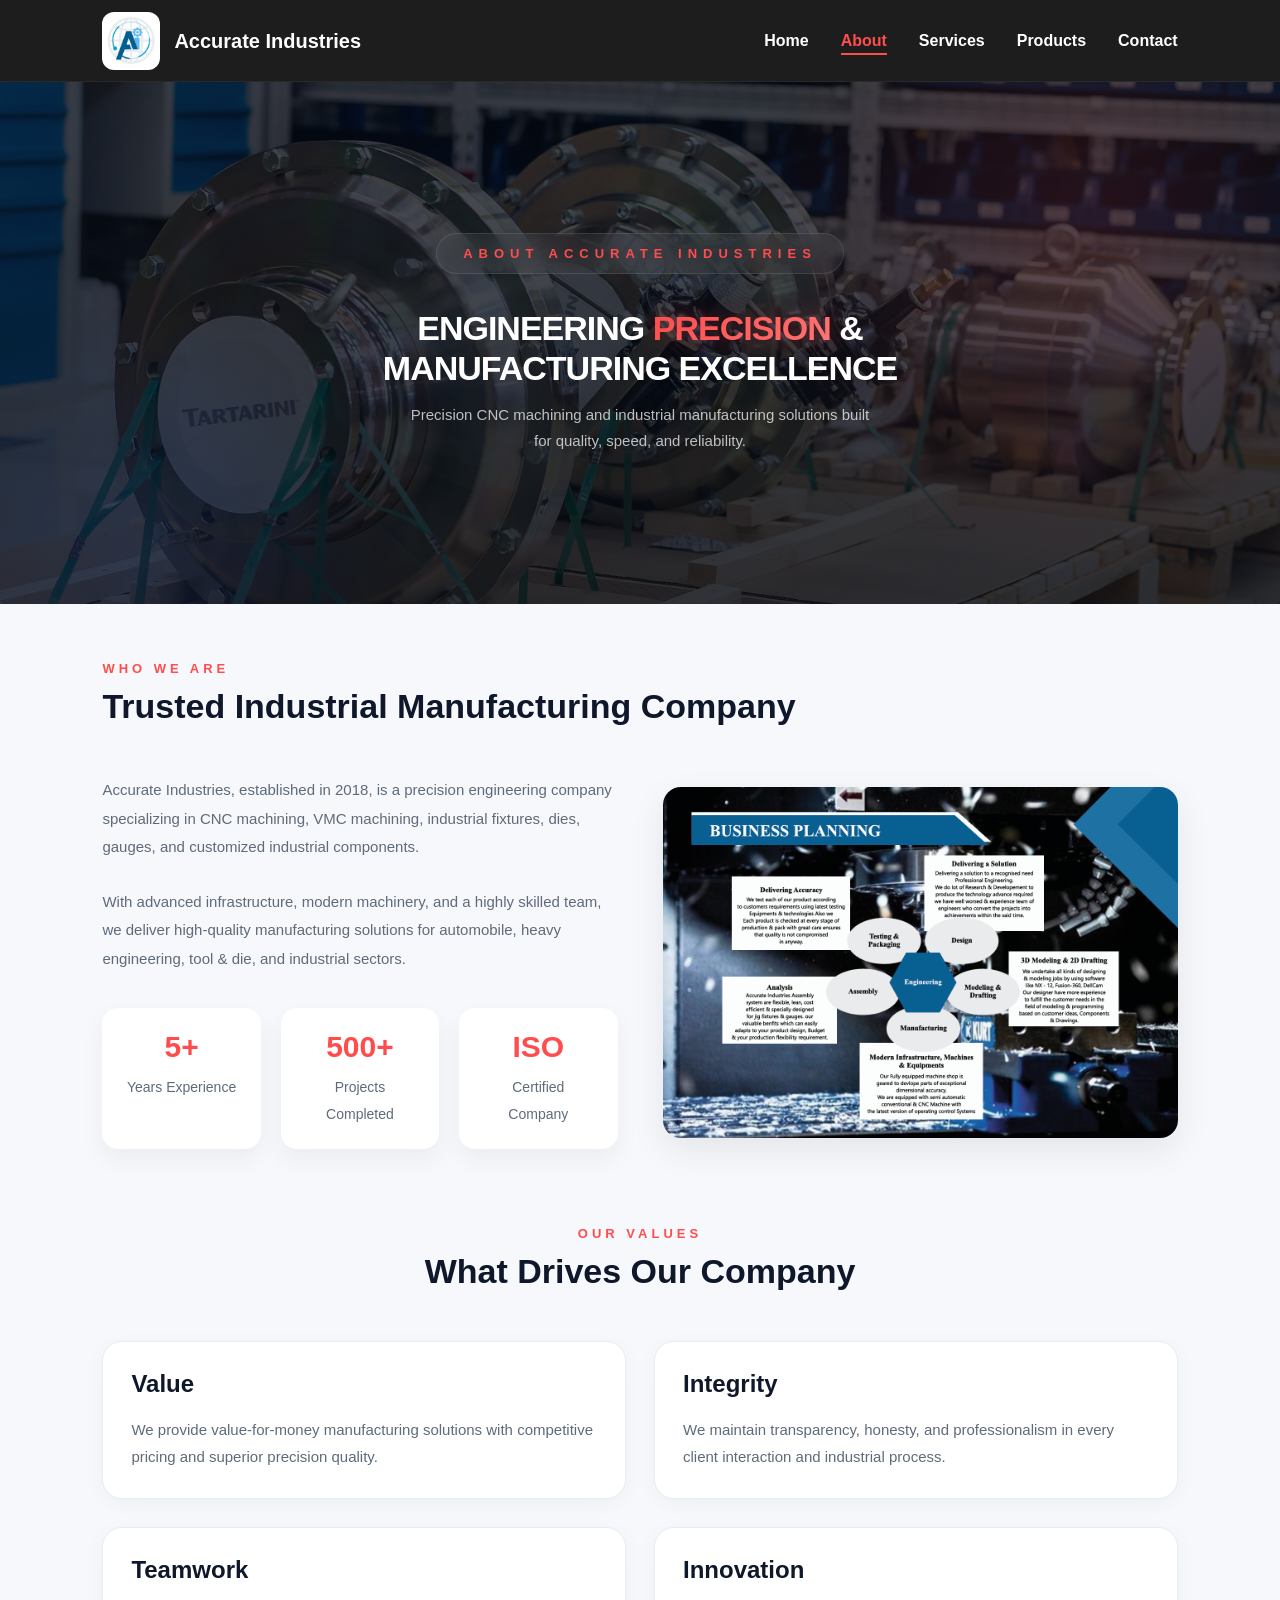
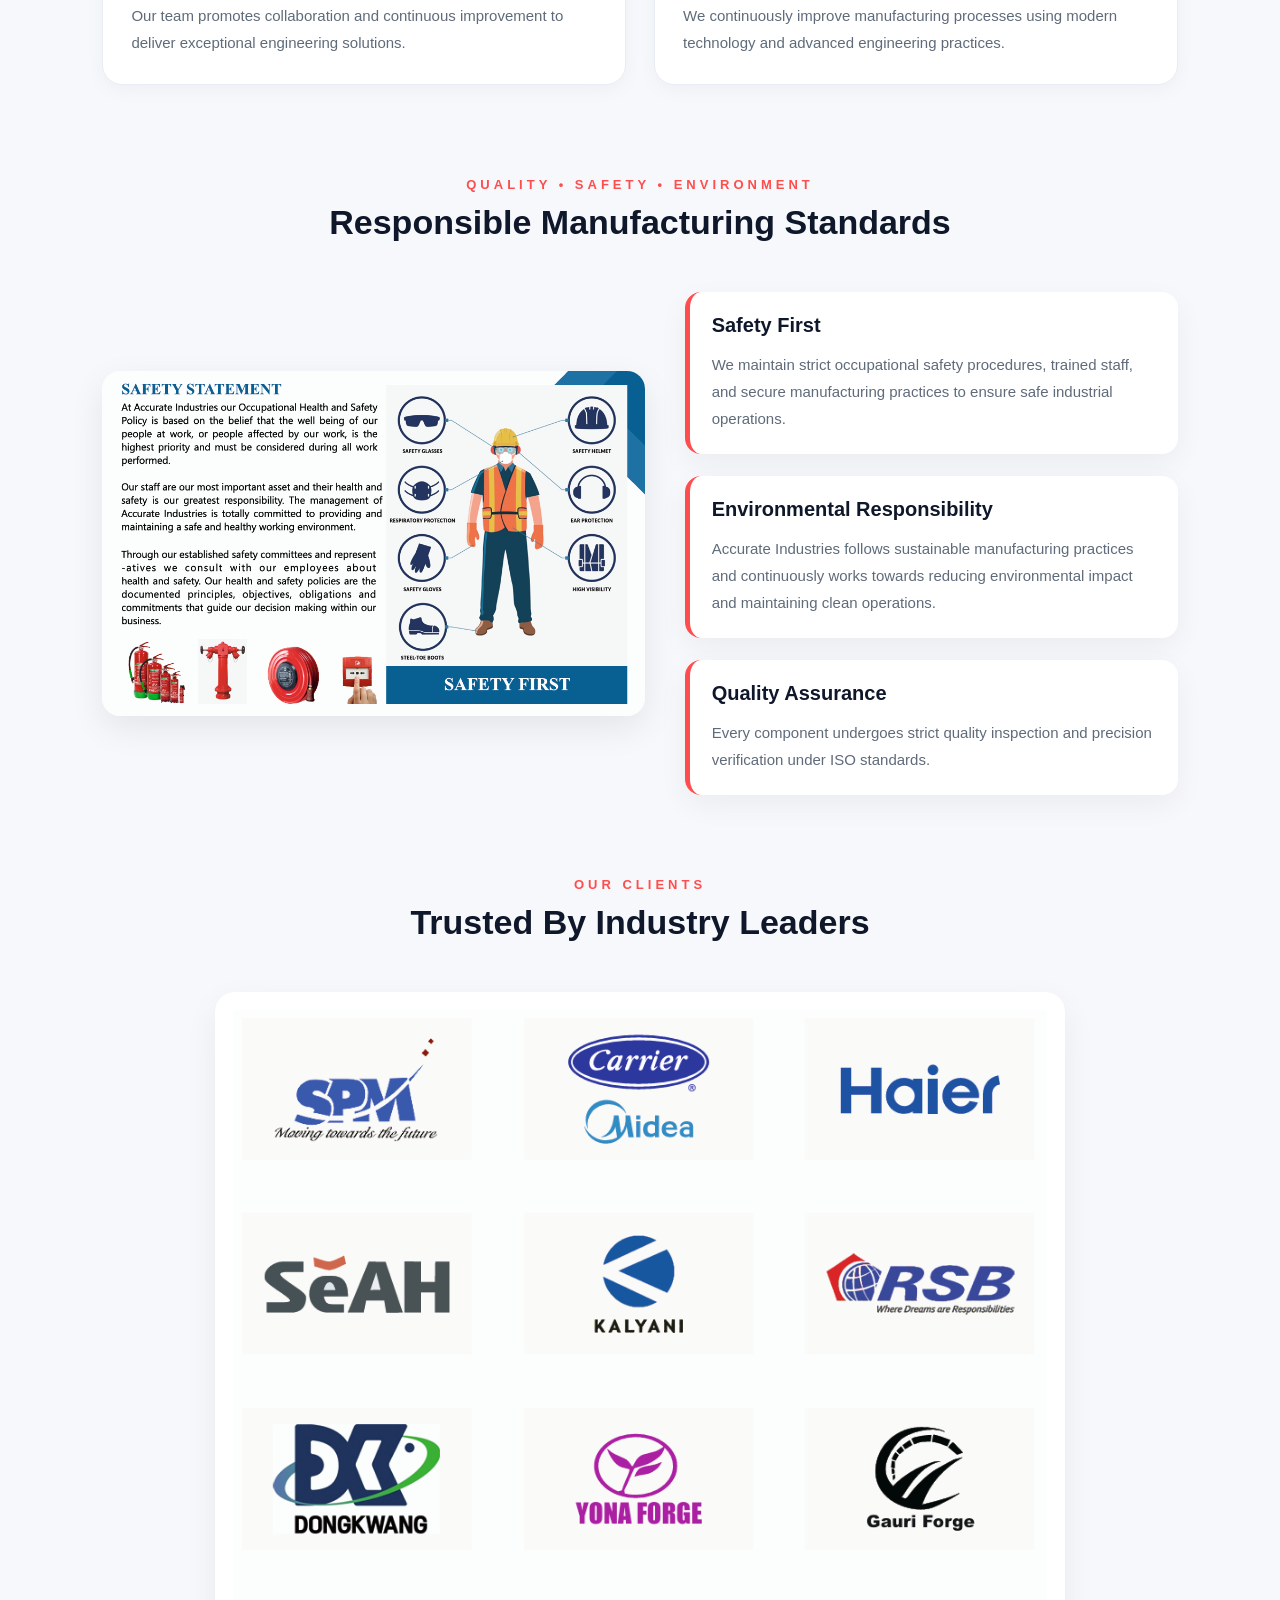
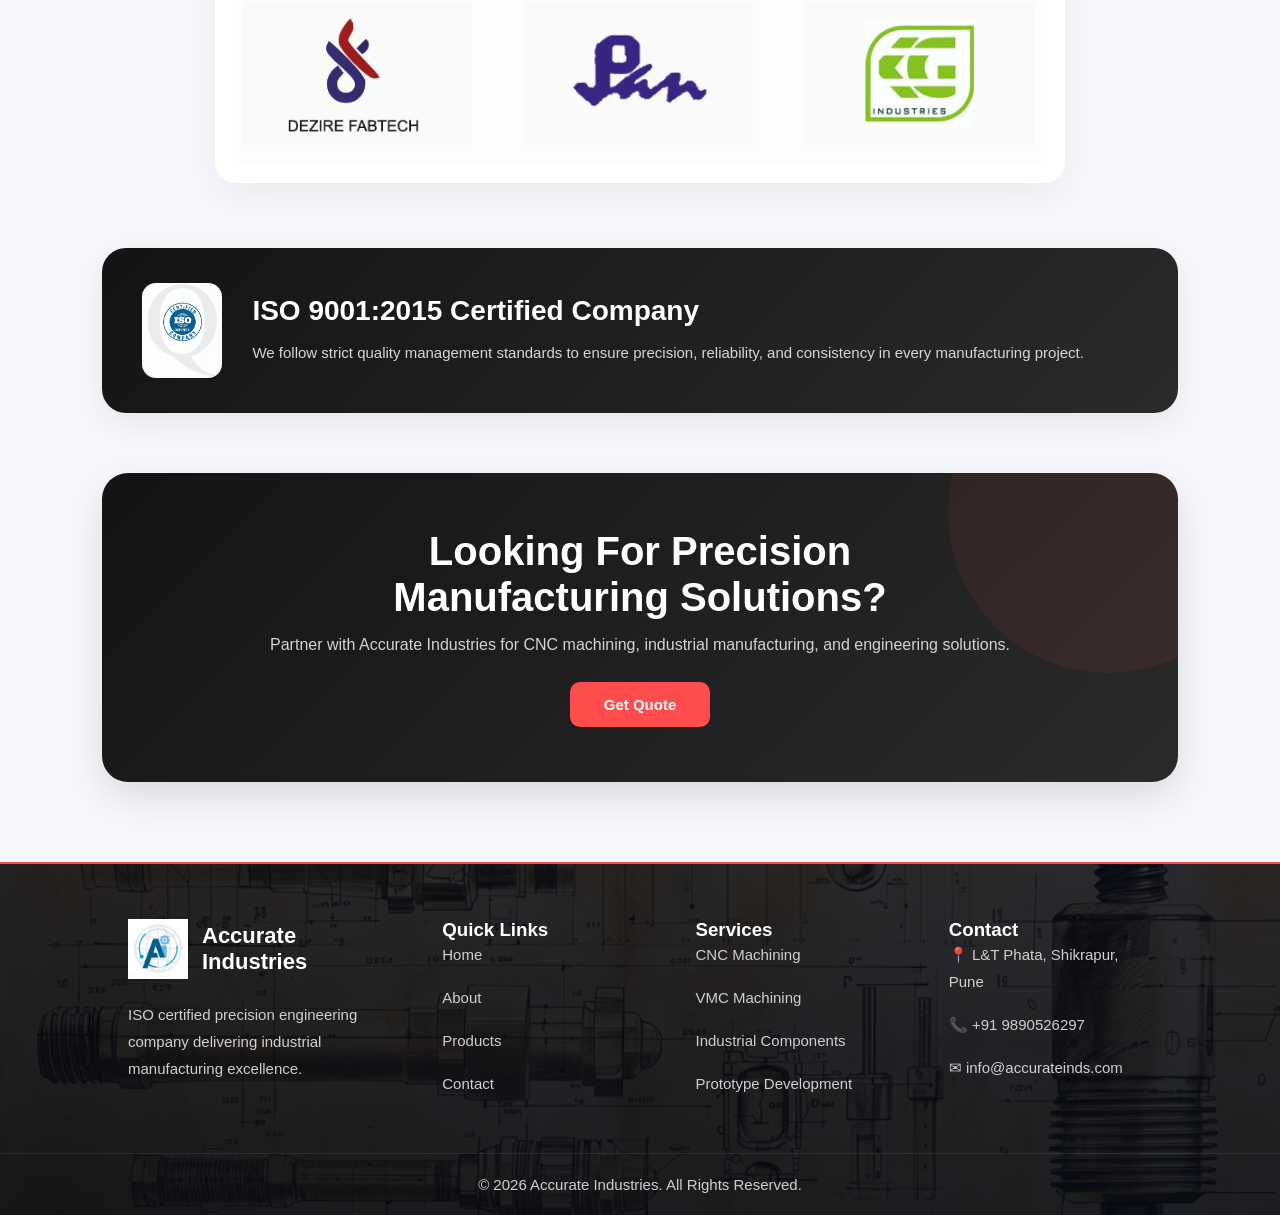
<file: frontend/about.html>
<!DOCTYPE html>
<html lang="en">

<head>
    <meta charset="UTF-8">
    <meta name="viewport" content="width=device-width, initial-scale=1.0">

    <title>About Us | Accurate Industries</title>

    <link rel="stylesheet" href="assets/css/global.css">
    <link rel="stylesheet" href="assets/css/about.css">
</head>

<body>

    <!-- NAVBAR -->
    <nav class="navbar">

      <div class="nav-logo">

          <img src="assets/images/logo.png" alt="Logo">

          <h2>Accurate Industries</h2>

      </div>

      <ul class="nav-links">

          <li><a href="index.html">Home</a></li>

          <li><a href="about.html" class="active">About</a></li>

          <li><a href="services.html">Services</a></li>

          <li><a href="products.html">Products</a></li>

          <li><a href="contact.html">Contact</a></li>

      </ul>

  </nav>

  
    <!-- HERO -->
    
    <section class="about-hero">

        <div class="hero-content">

            <div class="mini-title">
                ABOUT ACCURATE INDUSTRIES
            </div>

            <h1>
                Engineering
                <span class="highlight">Precision</span>
                &
                Manufacturing Excellence
            </h1>

            <p>
                Precision CNC machining and industrial manufacturing
                solutions built for quality, speed, and reliability.
            </p>

        </div>

    </section>

    <!-- ABOUT COMPANY -->
    <section class="about-company">

        <div class="section-header left">
            <span>WHO WE ARE</span>
            <h2>Trusted Industrial Manufacturing Company</h2>
        </div>

        <div class="about-grid">

            <div class="about-text">

                <p>
                    Accurate Industries, established in 2018, is a precision
                    engineering company specializing in CNC machining,
                    VMC machining, industrial fixtures, dies, gauges,
                    and customized industrial components.
                </p>

                <p>
                    With advanced infrastructure, modern machinery,
                    and a highly skilled team, we deliver high-quality
                    manufacturing solutions for automobile, heavy engineering,
                    tool & die, and industrial sectors.
                </p>

                <div class="stats-grid">

                    <div class="stat-card">
                        <h3>5+</h3>
                        <p>Years Experience</p>
                    </div>

                    <div class="stat-card">
                        <h3>500+</h3>
                        <p>Projects Completed</p>
                    </div>

                    <div class="stat-card">
                        <h3>ISO</h3>
                        <p>Certified Company</p>
                    </div>

                </div>

            </div>

            <div class="about-image">
                <img src="assets/images/about/business-planning.png" alt="Business Planning">
            </div>

        </div>

    </section>

    <!-- VALUES -->
    <section class="values-section">

        <div class="section-header">
            <span>OUR VALUES</span>
            <h2>What Drives Our Company</h2>
        </div>

        <div class="values-grid">

            <div class="value-card">
                <h3>Value</h3>
                <p>
                    We provide value-for-money manufacturing solutions
                    with competitive pricing and superior precision quality.
                </p>
            </div>

            <div class="value-card">
                <h3>Integrity</h3>
                <p>
                    We maintain transparency, honesty, and professionalism
                    in every client interaction and industrial process.
                </p>
            </div>

            <div class="value-card">
                <h3>Teamwork</h3>
                <p>
                    Our team promotes collaboration and continuous improvement
                    to deliver exceptional engineering solutions.
                </p>
            </div>

            <div class="value-card">
                <h3>Innovation</h3>
                <p>
                    We continuously improve manufacturing processes using
                    modern technology and advanced engineering practices.
                </p>
            </div>

        </div>

    </section>

    <!-- SAFETY -->
    <section class="safety-section">

        <div class="section-header">
            <span>QUALITY • SAFETY • ENVIRONMENT</span>
            <h2>Responsible Manufacturing Standards</h2>
        </div>

        <div class="safety-grid">

            <div class="safety-image">
                <img src="assets/images/about/safety.png" alt="Safety">
            </div>

            <div class="safety-content">

                <div class="safety-card">
                    <h3>Safety First</h3>

                    <p>
                        We maintain strict occupational safety procedures,
                        trained staff, and secure manufacturing practices
                        to ensure safe industrial operations.
                    </p>
                </div>

                <div class="safety-card">
                    <h3>Environmental Responsibility</h3>

                    <p>
                        Accurate Industries follows sustainable manufacturing
                        practices and continuously works towards reducing
                        environmental impact and maintaining clean operations.
                    </p>
                </div>

                <div class="safety-card">
                    <h3>Quality Assurance</h3>

                    <p>
                        Every component undergoes strict quality inspection
                        and precision verification under ISO standards.
                    </p>
                </div>

            </div>

        </div>

    </section>

    <!-- CLIENTS -->
    <section class="clients-section">

        <div class="section-header">
            <span>OUR CLIENTS</span>
            <h2>Trusted By Industry Leaders</h2>
        </div>

        <div class="clients-wrapper">
            <img src="assets/images/clients/client-grid.png" alt="Clients">
        </div>

    </section>

    <!-- ISO -->
    <section class="iso-section">

        <div class="iso-card">

            <img src="assets/images/certificates/iso.png" alt="ISO">

            <div>

                <h2>ISO 9001:2015 Certified Company</h2>

                <p>
                    We follow strict quality management standards
                    to ensure precision, reliability, and consistency
                    in every manufacturing project.
                </p>

            </div>

        </div>

    </section>

    <!-- CTA -->
    <section class="cta-section">

        <h2>
            Looking For Precision <br>
            Manufacturing Solutions?
        </h2>

        <p>
            Partner with Accurate Industries for CNC machining,
            industrial manufacturing, and engineering solutions.
        </p>

        <a href="contact.html" class="cta-btn">
            Get Quote
        </a>

    </section>

    <!-- FOOTER -->
    <footer class="footer">

        <div class="footer-grid">

            <div>
                <div class="footer-logo">
                    <img src="assets/images/logo.png" alt="Logo">
                    <h2>Accurate Industries</h2>
                </div>

                <p>
                    ISO certified precision engineering company delivering
                    industrial manufacturing excellence.
                </p>
            </div>

            <div>
                <h3>Quick Links</h3>

                <a href="index.html">Home</a>
                <a href="about.html">About</a>
                <a href="products.html">Products</a>
                <a href="contact.html">Contact</a>
            </div>

            <div>
                <h3>Services</h3>

                <a href="#">CNC Machining</a>
                <a href="#">VMC Machining</a>
                <a href="#">Industrial Components</a>
                <a href="#">Prototype Development</a>
            </div>

            <div>
                <h3>Contact</h3>

                <p>📍 L&T Phata, Shikrapur, Pune</p>
                <p>📞 +91 9890526297</p>
                <p>✉ info@accurateinds.com</p>
            </div>

        </div>

        <div class="footer-bottom">
            © 2026 Accurate Industries. All Rights Reserved.
        </div>

    </footer>

</body>

</html>
</file>
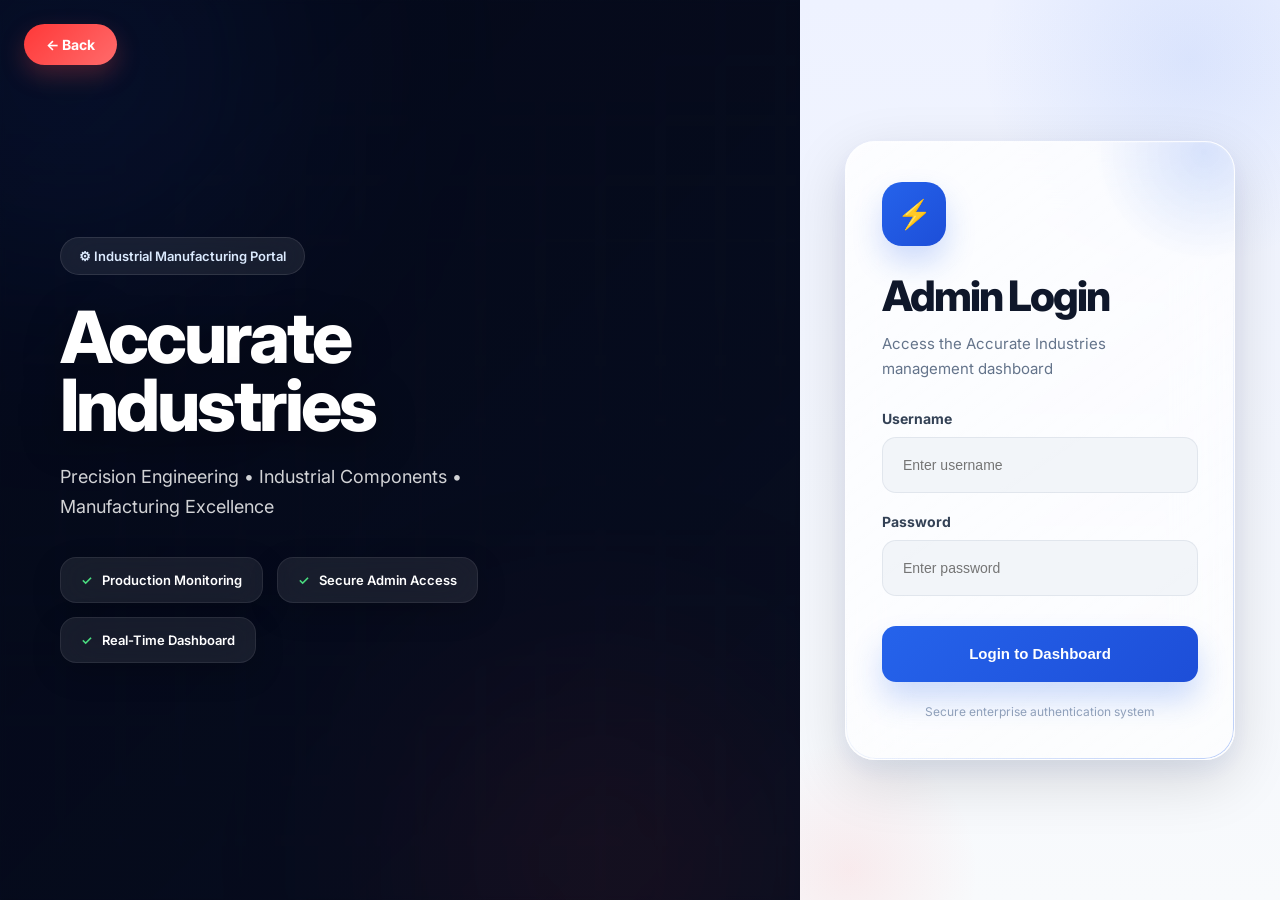
<file: frontend/admin-login.html>
<!DOCTYPE html>
<html lang="en">

<head>

<meta charset="UTF-8">
<meta name="viewport" content="width=device-width, initial-scale=1.0">

<title>Accurate Industries | Admin Login</title>

<link rel="stylesheet" href="assets/css/global.css">
<link rel="stylesheet" href="assets/css/login.css">

<link rel="preconnect" href="https://fonts.googleapis.com">

<link href="https://fonts.googleapis.com/css2?family=Inter:wght@400;500;600;700;800&display=swap" rel="stylesheet">

</head>

<body class="admin-login-body">

<!-- =========================================
     BACK BUTTON
========================================= -->

<a href="index.html" class="back-btn">
    ← Back
</a>

<!-- =========================================
     LOGIN LAYOUT
========================================= -->

<div class="login-layout">

    <!-- =========================================
         LEFT SIDE
    ========================================= -->

    <div class="login-left">

        <div class="dark-overlay"></div>

        <div class="glow glow1"></div>
        <div class="glow glow2"></div>

        <div class="brand-section">

            <div class="brand-badge">
                ⚙ Industrial Manufacturing Portal
            </div>

            <h1>
                Accurate<br>
                Industries
            </h1>

            <p>
                Precision Engineering • Industrial Components •
                Manufacturing Excellence
            </p>

            <div class="feature-row">

                <div class="feature-card">
                    <span>✓</span>
                    Production Monitoring
                </div>

                <div class="feature-card">
                    <span>✓</span>
                    Secure Admin Access
                </div>

                <div class="feature-card">
                    <span>✓</span>
                    Real-Time Dashboard
                </div>

            </div>

        </div>

    </div>

    <!-- =========================================
         RIGHT SIDE
    ========================================= -->

    <div class="login-right">

        <div class="login-card">

            <div class="top-icon">
                ⚡
            </div>

            <div class="login-header">

                <h2>Admin Login</h2>

                <p>
                    Access the Accurate Industries management dashboard
                </p>

            </div>

            <!-- USERNAME -->

            <div class="input-group">

                <label>Username</label>

                <input
                    type="text"
                    id="username"
                    placeholder="Enter username"
                >

            </div>

            <!-- PASSWORD -->

            <div class="input-group">

                <label>Password</label>

                <input
                    type="password"
                    id="password"
                    placeholder="Enter password"
                >

            </div>

            <!-- LOGIN BUTTON -->

            <button onclick="login()">
                Login to Dashboard
            </button>

            <div class="bottom-text">
                Secure enterprise authentication system
            </div>

        </div>

    </div>

</div>

<!-- =========================================
     LOGIN SCRIPT
========================================= -->

<script>

async function login() {

    const username =
        document.getElementById("username").value;

    const password =
        document.getElementById("password").value;

    try {

        const res = await fetch(

            `http://127.0.0.1:8000/admin-login?username=${username}&password=${password}`,

            {
                method: "POST"
            }

        );

        const data = await res.json();

        if (data.access_token) {

            localStorage.setItem(
                "token",
                data.access_token
            );

            window.location.href =
                "admin/overview.html";

        } else {

            alert("Invalid credentials");

        }

    } catch {

        alert("Server error");

    }

}

</script>

</body>
</html>
</file>
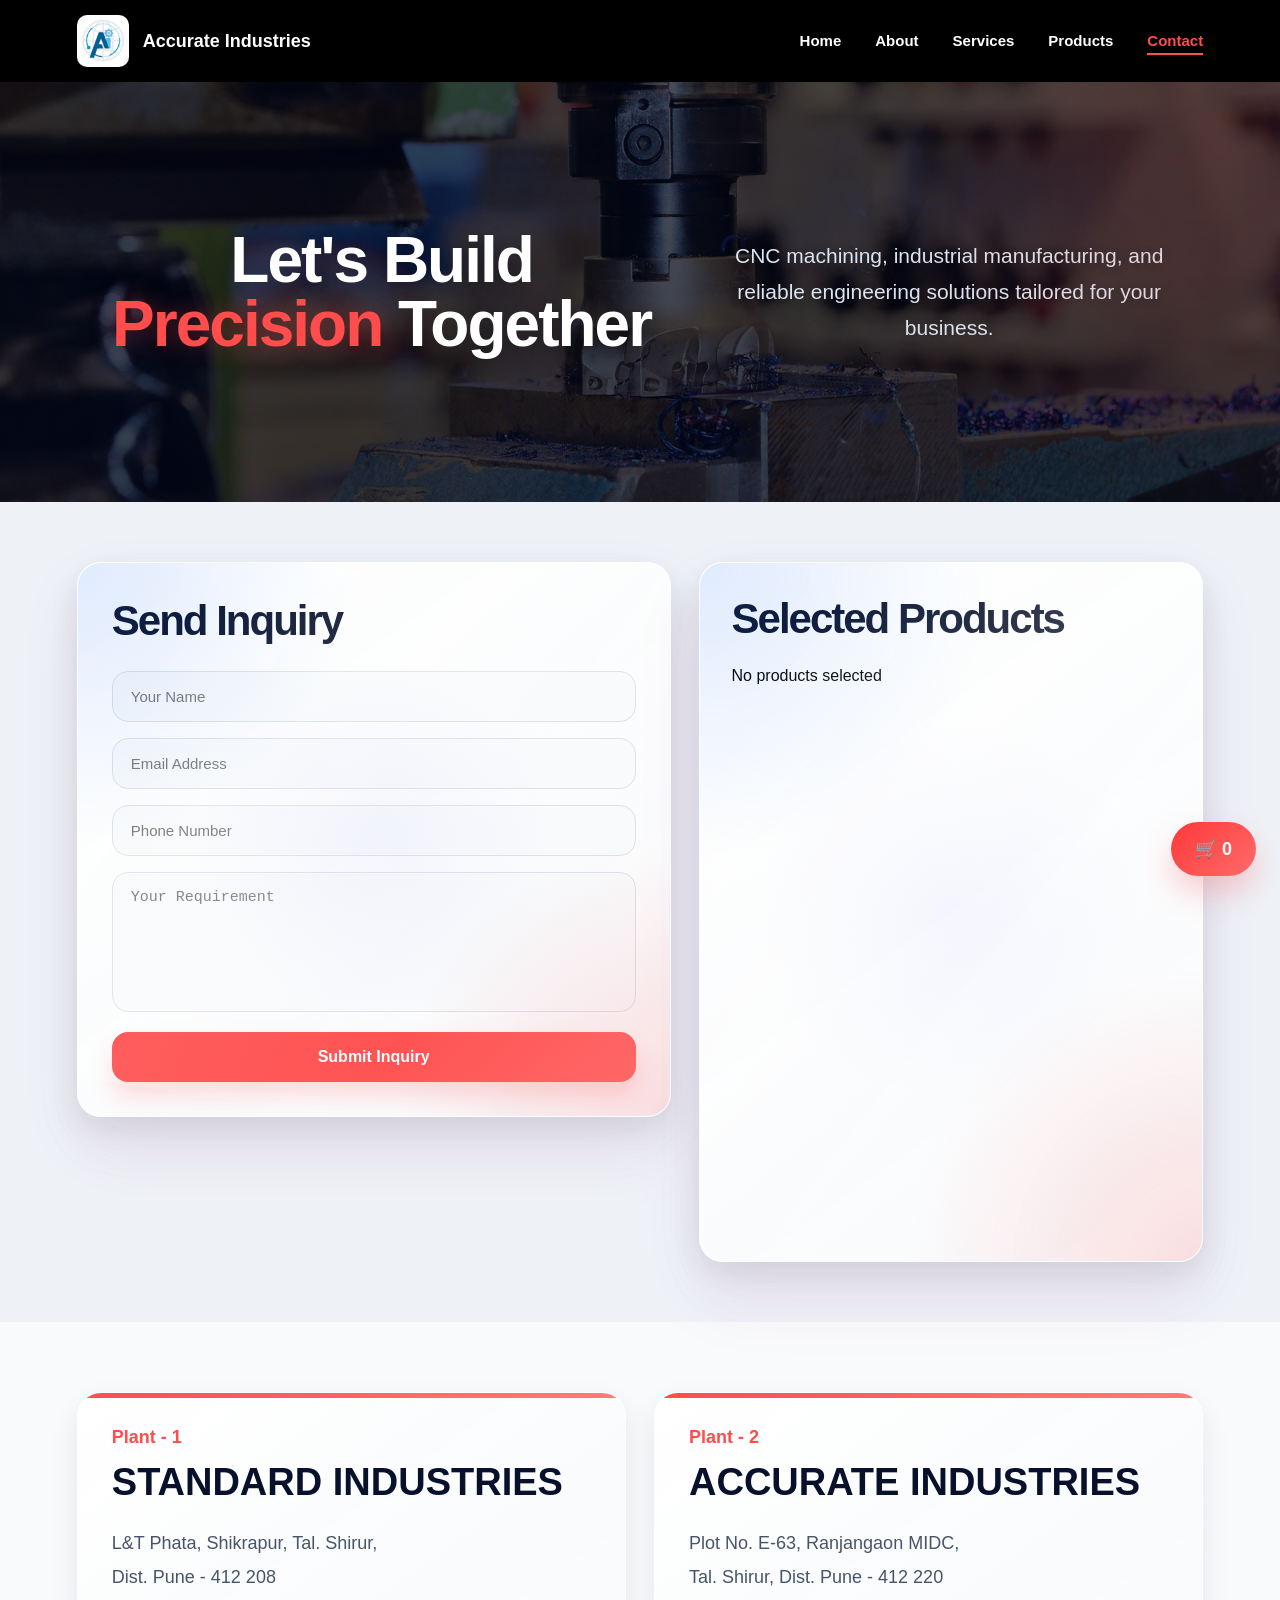
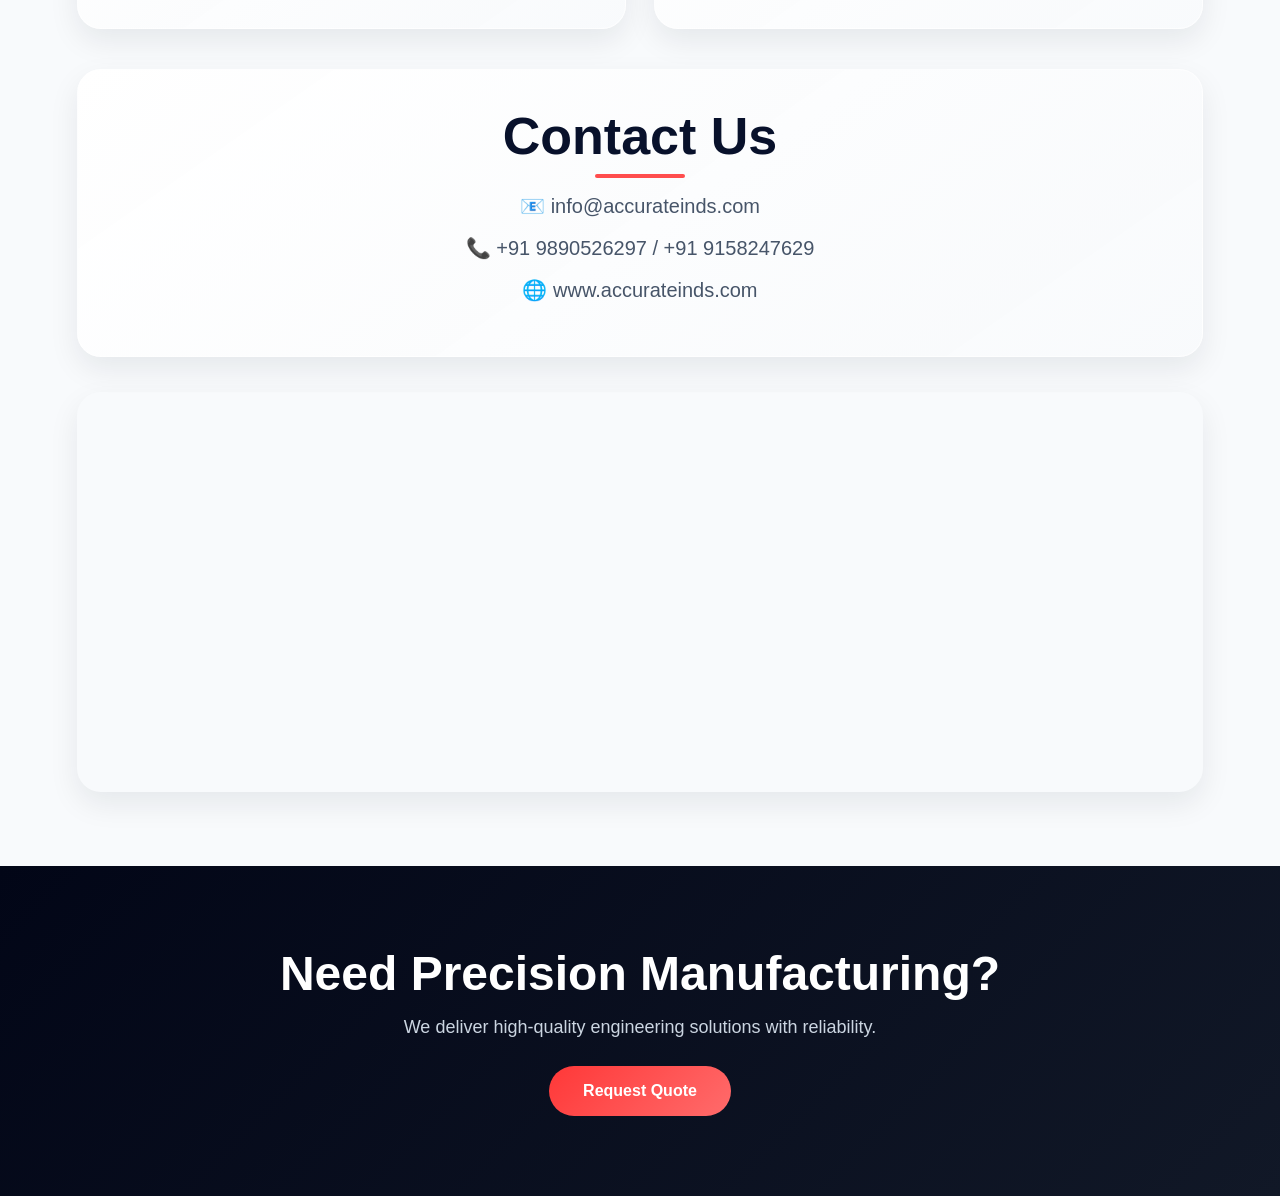
<file: frontend/contact.html>
<!DOCTYPE html>
<html>
<head>
    <meta charset="UTF-8">
    <meta name="viewport" content="width=device-width, initial-scale=1.0">

    <title>Contact - Accurate Industries</title>

    <link rel="stylesheet" href="assets/css/global.css">
    <link rel="stylesheet" href="assets/css/contact.css">
</head>

<body>

<!-- ================= NAVBAR ================= -->
<nav class="navbar">

    <div class="nav-logo">

        <img src="assets/images/logo.png" alt="Logo">

        <h2>Accurate Industries</h2>

    </div>

    <ul>

        <li><a href="index.html">Home</a></li>

        <li><a href="about.html">About</a></li>

        <li><a href="services.html">Services</a></li>

        <li><a href="products.html">Products</a></li>

        <li><a href="contact.html" class="active">Contact</a></li>

    </ul>

</nav>

<!-- ================= HERO ================= -->
<section class="contact-hero">

    <div class="hero-main">
        <h1>
            Let's Build
            <span>Precision</span>
            Together
        </h1>
    </div>

    <div class="hero-description">
        <p>
            CNC machining, industrial manufacturing,
            and reliable engineering solutions
            tailored for your business.
        </p>
    </div>
</section>

<!-- ================= MAIN SECTION ================= -->
<section class="contact-container">

    <!-- FORM -->
    <div class="contact-form">

        <h2>Send Inquiry</h2>

        <form id="inquiry-form">

            <input type="text" id="name" placeholder="Your Name" required>

            <input type="email" id="email" placeholder="Email Address" required>

            <input type="text" id="phone" placeholder="Phone Number" required>

            <textarea id="message" placeholder="Your Requirement"></textarea>

            <button type="button" onclick="submitInquiry()">
                Submit Inquiry
            </button>

        </form>

    </div>

    <!-- SELECTED PRODUCTS -->
    <div class="selected-products-box">

        <h2>Selected Products</h2>

        <div id="selected-products">

            <p>No products selected</p>

        </div>

    </div>

</section>

<!-- ================= CONTACT INFO ================= -->
<section class="contact-info">

    <div class="info-grid">

        <!-- PLANT 1 -->
        <div class="info-card">

            <h3>Plant - 1</h3>

            <h4>STANDARD INDUSTRIES</h4>

            <p>
                L&T Phata, Shikrapur, Tal. Shirur,<br>
                Dist. Pune - 412 208
            </p>

        </div>

        <!-- PLANT 2 -->
        <div class="info-card">

            <h3>Plant - 2</h3>

            <h4>ACCURATE INDUSTRIES</h4>

            <p>
                Plot No. E-63, Ranjangaon MIDC,<br>
                Tal. Shirur, Dist. Pune - 412 220
            </p>

        </div>

    </div>

    <!-- CONTACT DETAILS -->
    <div class="contact-details">

        <h2>Contact Us</h2>

        <p>📧 info@accurateinds.com</p>

        <p>📞 +91 9890526297 / +91 9158247629</p>

        <p>🌐 www.accurateinds.com</p>

    </div>

    <!-- MAP -->
    <div class="map-container">

        <iframe
        src="https://maps.google.com/maps?q=Ranjangaon%20MIDC%20Pune&t=&z=13&ie=UTF8&iwloc=&output=embed"
        allowfullscreen=""
        loading="lazy">
        </iframe>

    </div>

</section>

<!-- ================= CTA ================= -->
<section class="contact-cta">

    <h2>Need Precision Manufacturing?</h2>

    <p>
        We deliver high-quality engineering solutions with reliability.
    </p>

    <a href="#" onclick="submitInquiry()" class="btn">
        Request Quote
    </a>

</section>

<!-- ================= FLOATING CART ================= -->
<div class="floating-cart">

    🛒 <span id="cart-count">0</span>

</div>

<script src="assets/js/main.js"></script>

</body>
</html>
</file>
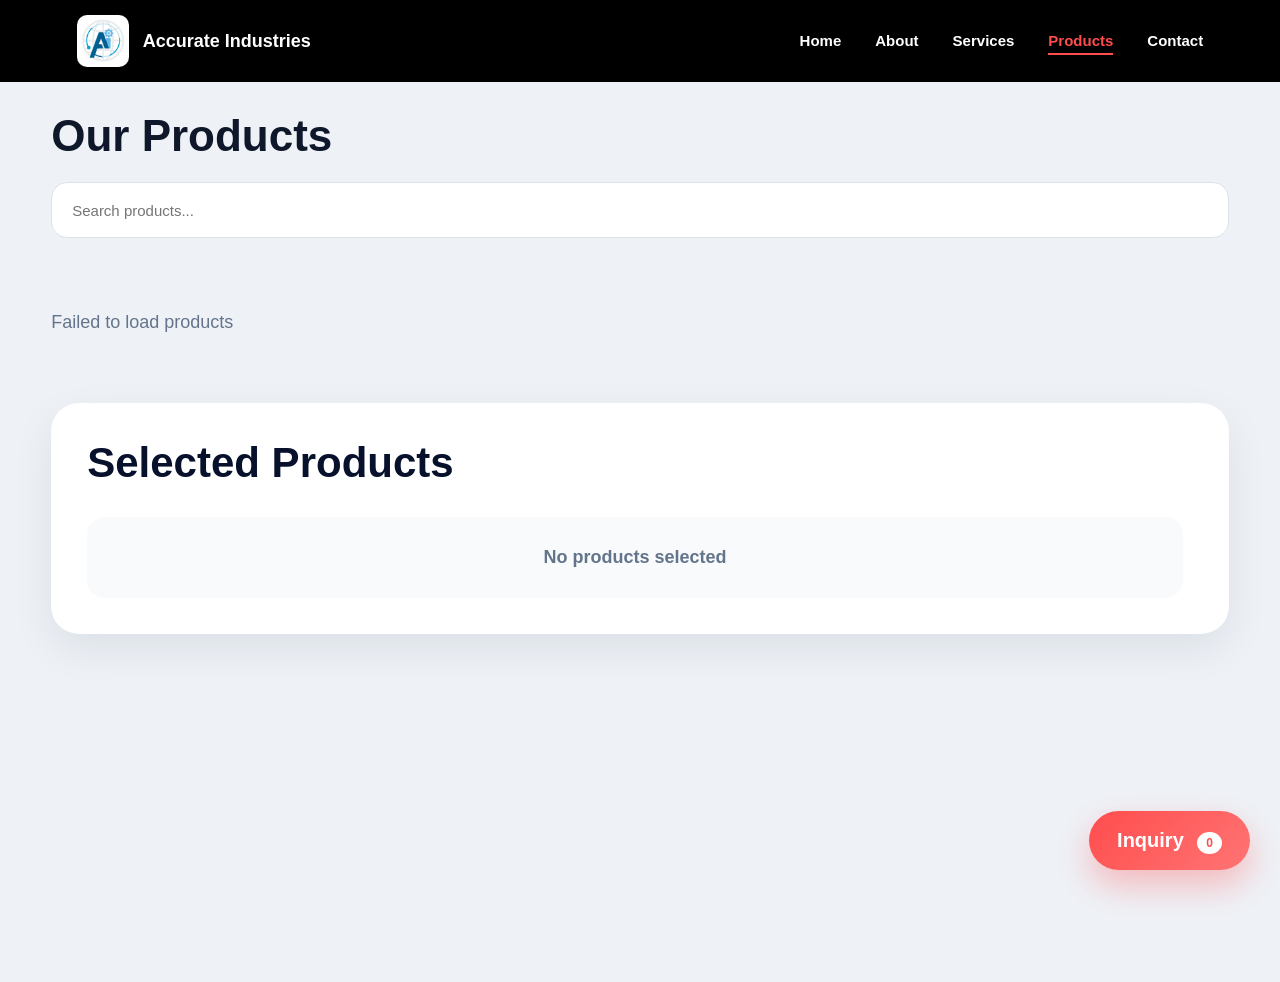
<file: frontend/products.html>
<!DOCTYPE html>
<html>
<head>
    <meta charset="UTF-8">
    <title>Products</title>

    <link rel="stylesheet" href="assets/css/global.css">
    <link rel="stylesheet" href="assets/css/products.css">
</head>

<body>



<nav class="navbar">

    <div class="nav-logo">
        <img src="assets/images/logo.png" alt="Logo">

        <h2>
            Accurate Industries
        </h2>
    </div>

    <ul>
        <li>
            <a href="index.html">Home</a>
        </li>

        <li>
            <a href="about.html">About</a>
        </li>

        <li>
            <a href="services.html">Services</a>
        </li>
        <li>
            <a href="products.html" class="active">
                Products
            </a>
        </li>
        <li>
            <a href="contact.html">Contact</a>
        </li>
    </ul>
</nav>

<section class="products-page">

    <h1>Our Products</h1>

    <!-- 🔍 SEARCH -->
    <input type="text" id="search" placeholder="Search products...">

    <!-- 🎯 CATEGORY -->
    <div id="category-filter" class="filter-row"></div>

    <!-- 🎯 SUBCATEGORY -->
    <div id="subcategory-filter" class="filter-row"></div>

    <!-- 🛒 PRODUCTS -->
    <div id="products-container" class="products-grid"></div>

    <!-- 📦 SELECTED PRODUCTS -->
    <div class="selected-box">
        <h3>Selected Products</h3>
        <div id="selected-products"></div>
    </div>

</section>

<div class="cart-float" onclick="window.location.href='contact.html'">
    Inquiry <span id="cart-count" class="cart-count">0</span>
</div>

<!-- IMAGE MODAL -->
<div id="imageModal" class="img-modal">
    <span class="close-modal">&times;</span>
    <img class="modal-content" id="modalImg">
</div>

<!-- QUICK VIEW MODAL -->
<!-- QUICK VIEW MODAL -->
<div id="quickViewModal" class="quick-modal">

    <div class="quick-content">

        <span class="close-quick">&times;</span>
        <!-- LEFT -->
        <div class="quick-left">
            <img id="quick-img">
        </div>

        <!-- RIGHT -->
        <div class="quick-right">
            <div>
                <h2 id="quick-name"></h2>
                <p id="quick-desc"></p>
                <div id="quick-tags"></div>
            </div>

            <button id="quick-add">
                Add to Inquiry
            </button>

        </div>
    </div>
</div>

<script src="assets/js/products.js"></script>
<script src="assets/js/main.js"></script>

</body>
</html>
</file>
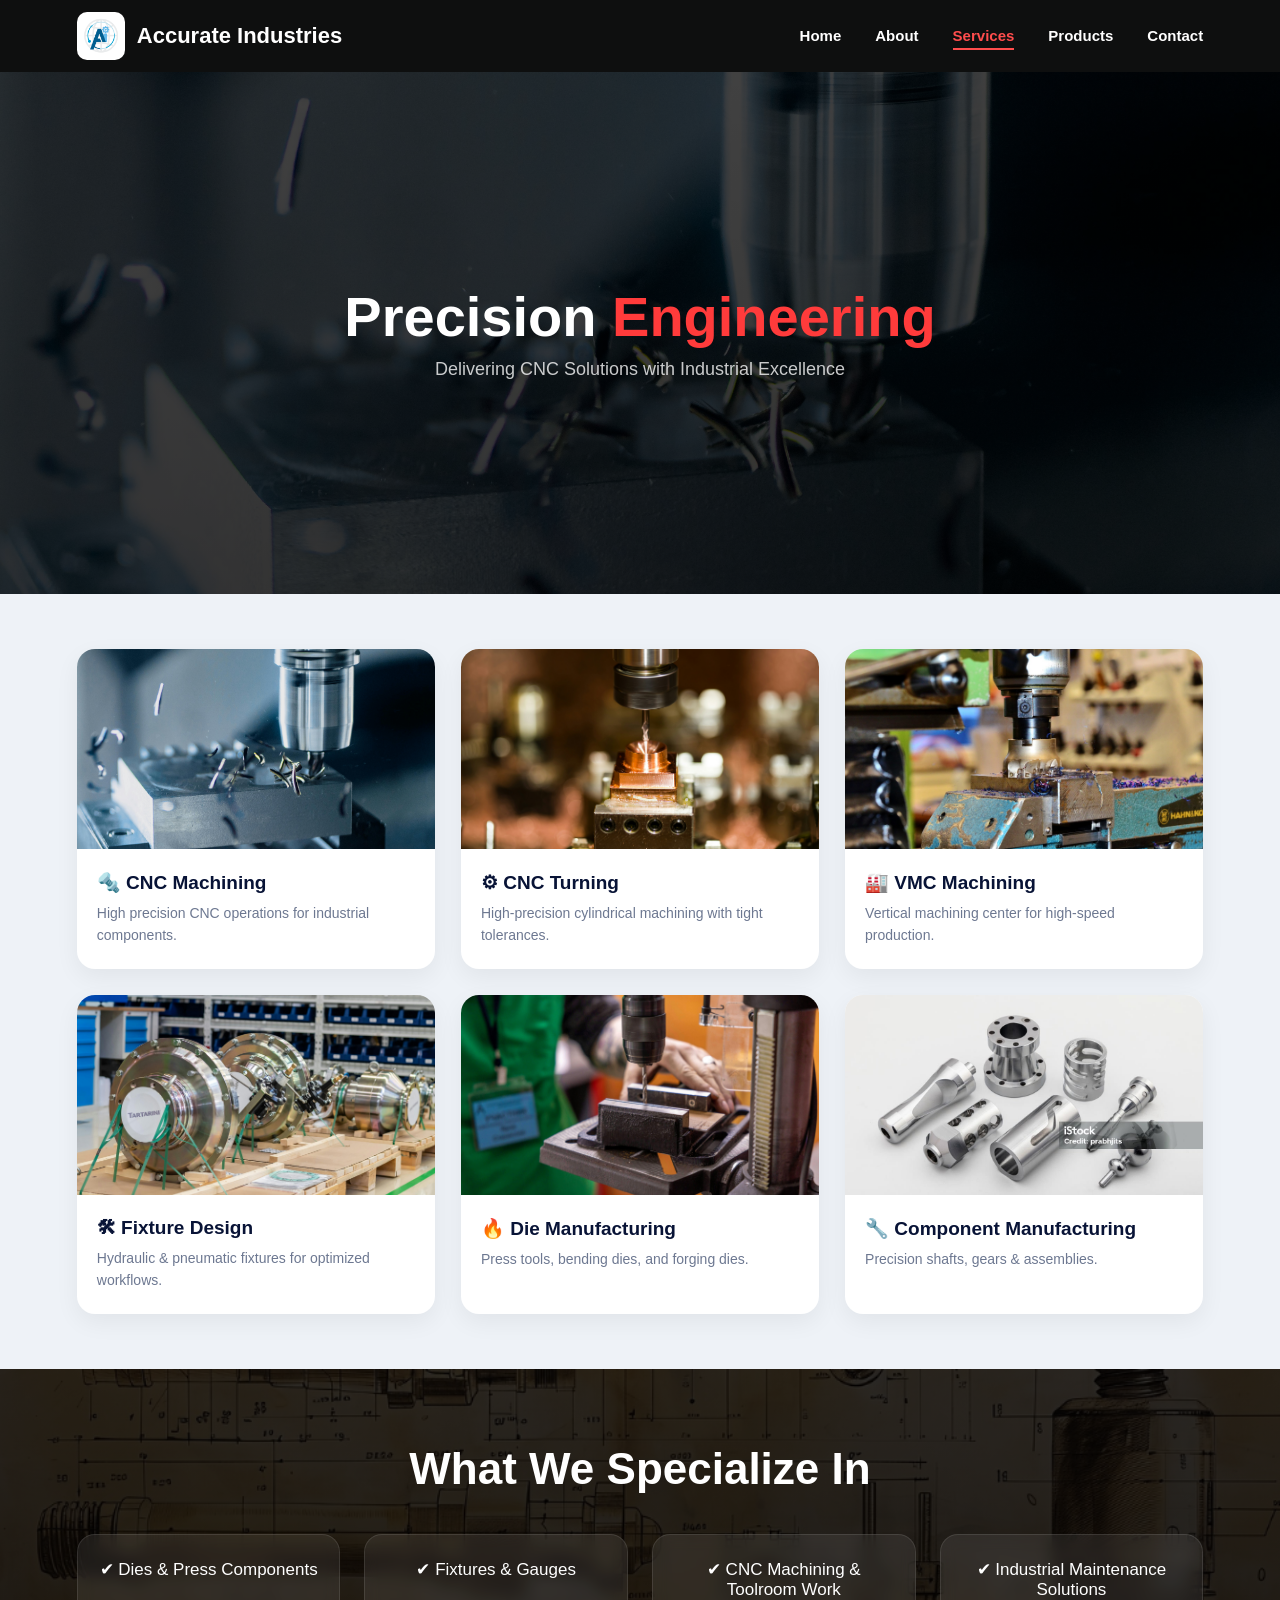
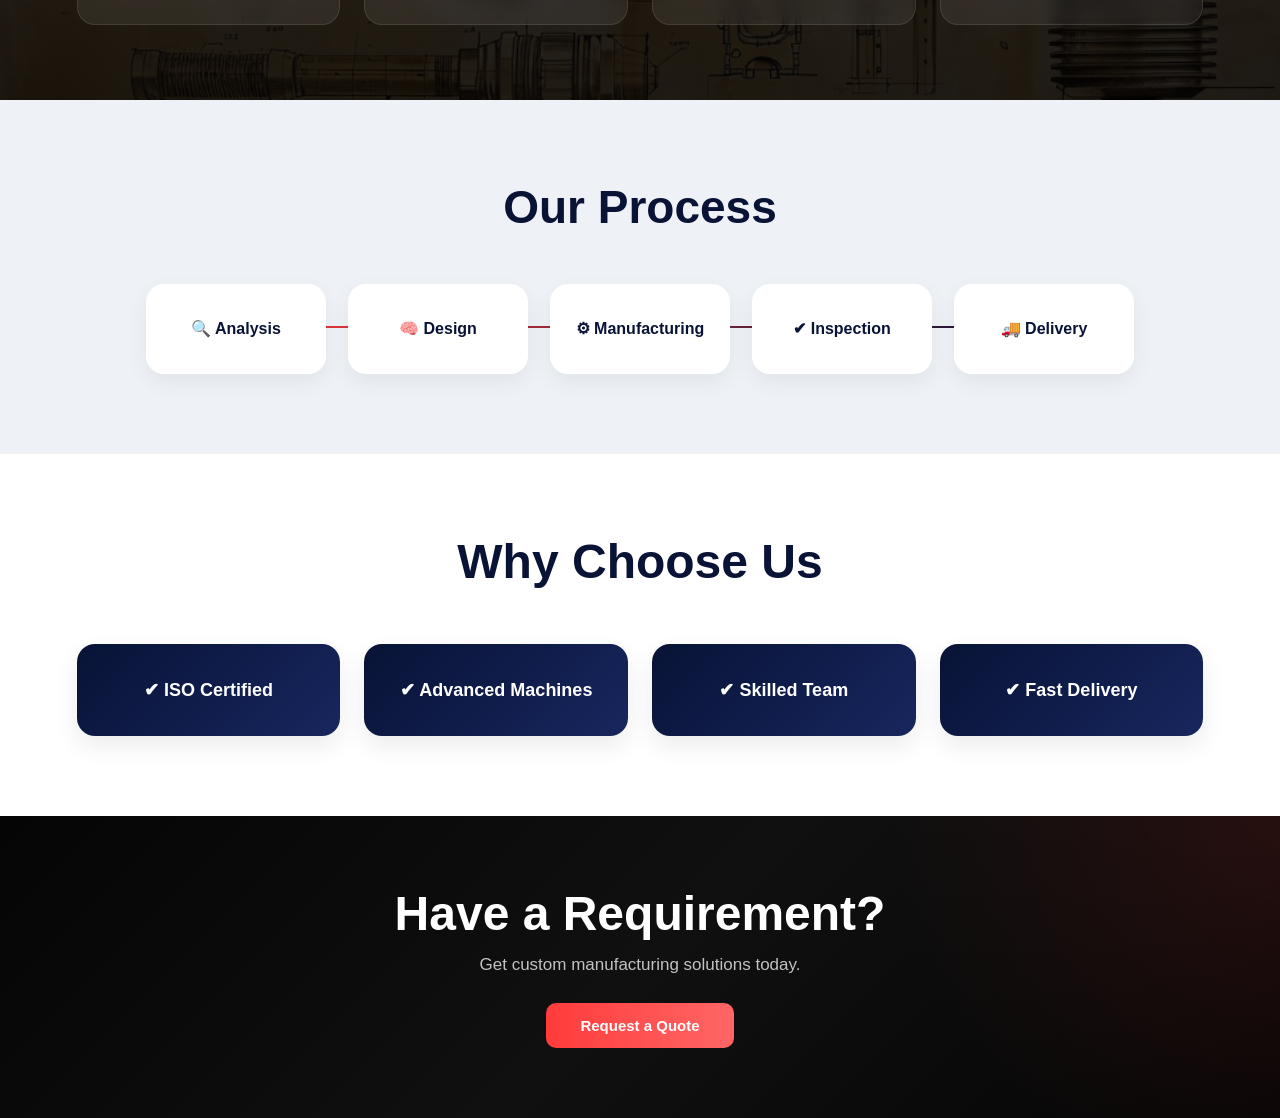
<file: frontend/services.html>
<!DOCTYPE html>
<html>
<head>
  <meta charset="UTF-8">
  <title>Services</title>

  <link rel="stylesheet" href="assets/css/global.css">
  <link rel="stylesheet" href="assets/css/services.css">
</head>

<body>

<nav class="navbar">

      <div class="nav-left">

          <img src="assets/images/logo.png" alt="Logo">

          <h2>Accurate Industries</h2>

      </div>

      <ul class="nav-links">

          <li><a href="index.html">Home</a></li>

          <li><a href="about.html" >About</a></li>

          <li><a href="services.html" class="active">Services</a></li>

          <li><a href="products.html">Products</a></li>

          <li><a href="contact.html">Contact</a></li>

      </ul>

  </nav>

<!-- HERO -->
<section class="services-hero">
  <h1>Precision <span style="color:#ff3b3b;">Engineering</span></h1>
  <p>Delivering CNC Solutions with Industrial Excellence</p>
</section>

<!-- SERVICES -->
<section class="services-grid">

  <div class="service-card">
    <img src="assets/images/services/cnc-machining.jpg" alt="CNC Machining">
    <h3>🔩 CNC Machining</h3>
    <p>High precision CNC operations for industrial components.</p>
  </div>

  <div class="service-card">
    <img src="assets/images/services/cnc-turning.jpg" alt="CNC Turning">
    <h3>⚙ CNC Turning</h3>
    <p>High-precision cylindrical machining with tight tolerances.</p>
  </div>

  <div class="service-card">
    <img src="assets/images/services/vmc-machining.jpg" alt="VMC Machining">
    <h3>🏭 VMC Machining</h3>
    <p>Vertical machining center for high-speed production.</p>
  </div>

  <div class="service-card">
    <img src="assets/images/services/fixture.jpg" alt="Fixture Design">
    <h3>🛠 Fixture Design</h3>
    <p>Hydraulic & pneumatic fixtures for optimized workflows.</p>
  </div>

  <div class="service-card">
    <img src="assets/images/services/die.jpg" alt="Die Manufacturing">
    <h3>🔥 Die Manufacturing</h3>
    <p>Press tools, bending dies, and forging dies.</p>
  </div>

  <div class="service-card">
    <img src="assets/images/services/components.jpg" alt="Components">
    <h3>🔧 Component Manufacturing</h3>
    <p>Precision shafts, gears & assemblies.</p>
  </div>

</section>
<section class="highlight">
  <h2>What We Specialize In</h2>
  <ul>
    <li>✔ Dies & Press Components</li>
    <li>✔ Fixtures & Gauges</li>
    <li>✔ CNC Machining & Toolroom Work</li>
    <li>✔ Industrial Maintenance Solutions</li>
  </ul>
</section>

<!-- PROCESS -->
<section class="process-section">
  <h2>Our Process</h2>

  <div class="process-grid">
    <div>🔍 Analysis</div>
    <div>🧠 Design</div>
    <div>⚙ Manufacturing</div>
    <div>✔ Inspection</div>
    <div>🚚 Delivery</div>
  </div>
</section>

<!-- TRUST -->
<section class="trust-section">
  <h2>Why Choose Us</h2>

  <div class="trust-grid">
    <div>✔ ISO Certified</div>
    <div>✔ Advanced Machines</div>
    <div>✔ Skilled Team</div>
    <div>✔ Fast Delivery</div>
  </div>
</section>

<!-- CTA -->
<section class="cta-section">
  <h2>Have a Requirement?</h2>
  <p>Get custom manufacturing solutions today.</p>
  <a href="contact.html" class="btn primary">Request a Quote</a>
</section>

</body>
</html>
</file>
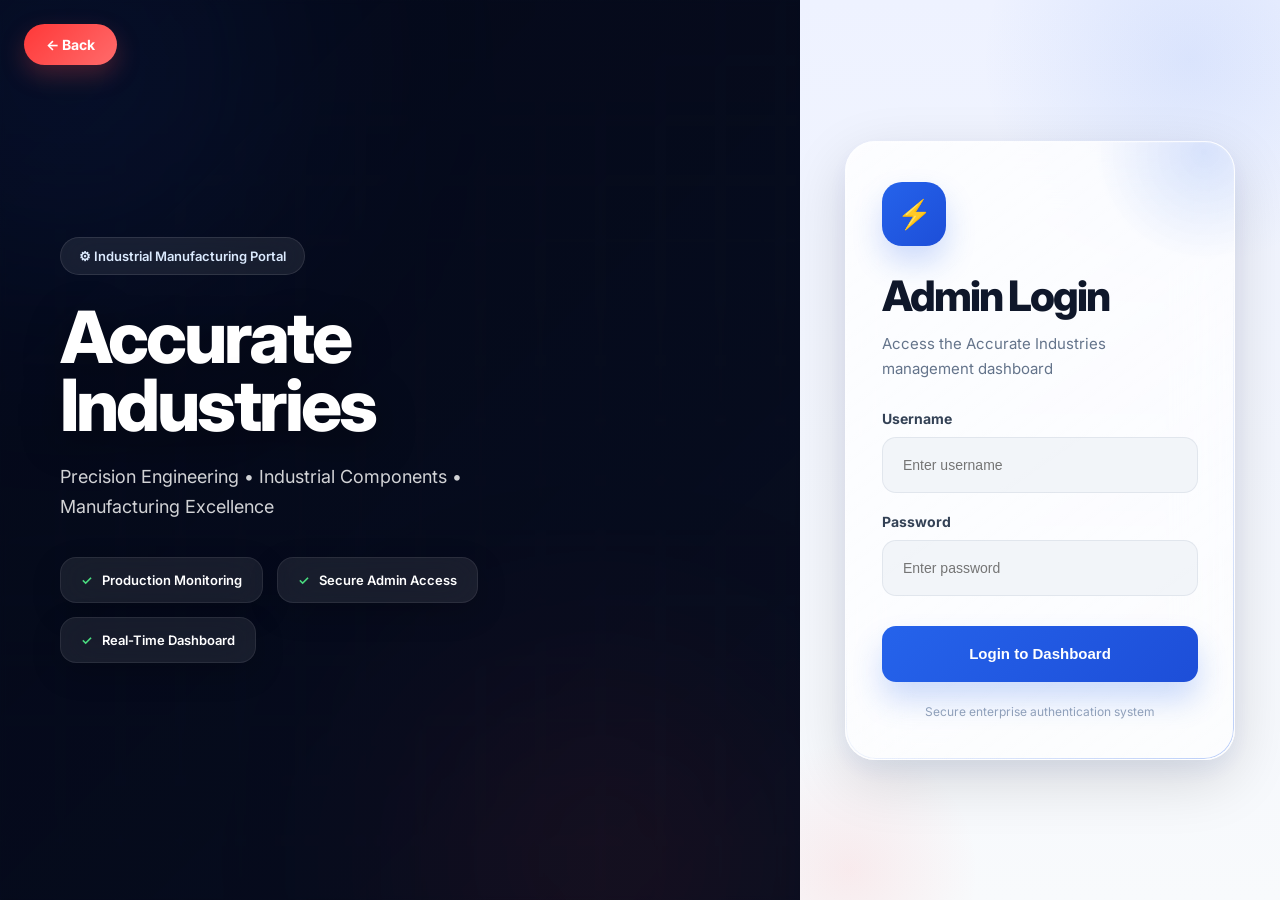
<file: frontend/admin/ai-insights.html>
<!DOCTYPE html>
<html lang="en">

<head>

<meta charset="UTF-8">
<meta name="viewport" content="width=device-width, initial-scale=1.0">

<title>AI Insights | Accurate Industries</title>

<link rel="stylesheet" href="../assets/css/global.css">
<link rel="stylesheet" href="../assets/css/admin/common.css">
<link rel="stylesheet" href="../assets/css/admin/ai-insights.css">

</head>

<body>

<div class="admin-layout">

    <aside class="sidebar">

        <a href="../index.html" class="back-btn">
            ← Back
        </a>

        <div class="logo">
            <h2>⚙ Accurate Admin</h2>
            <p>AI Manufacturing Platform</p>
        </div>

        <ul class="menu">

            <li><a href="overview.html">📊 Dashboard</a></li>
            <li><a href="products.html">📦 Products</a></li>
            <li><a href="inquiries.html">📩 Inquiries</a></li>
            <li><a href="analytics.html">📈 Analytics</a></li>

            <li class="active">
                <a href="ai-insights.html">
                    🤖 AI Insights
                </a>
            </li>

            <li><a href="reports.html">📄 Reports</a></li>
            <li><a href="settings.html">⚙ Settings</a></li>

        </ul>

    </aside>


    <main class="main">

        <div class="topbar">

            <h1>
                🤖 AI Manufacturing Intelligence
            </h1>

            <p>
                Python-driven recommendations and predictions
            </p>

        </div>


        <div class="insight-grid">

            <div class="insight-card">

                <h3>
                    🔥 Lead Scores
                </h3>

                <div id="lead-list"></div>

            </div>


            <div class="insight-card">

                <h3>
                    📈 Demand Forecast
                </h3>

                <div id="forecast-list"></div>

            </div>


            <div class="insight-card">

                <h3>
                    😊 Customer Sentiment
                </h3>

                <div id="sentiment-list"></div>

            </div>


            <div class="insight-card">

                <h3>
                    🤖 AI Recommendations
                </h3>

                <div id="recommendations"></div>

            </div>

        </div>

    </main>

</div>

<script src="../assets/js/admin/common.js"></script>
<script src="../assets/js/admin/ai-insights.js"></script>

</body>
</html>
</file>
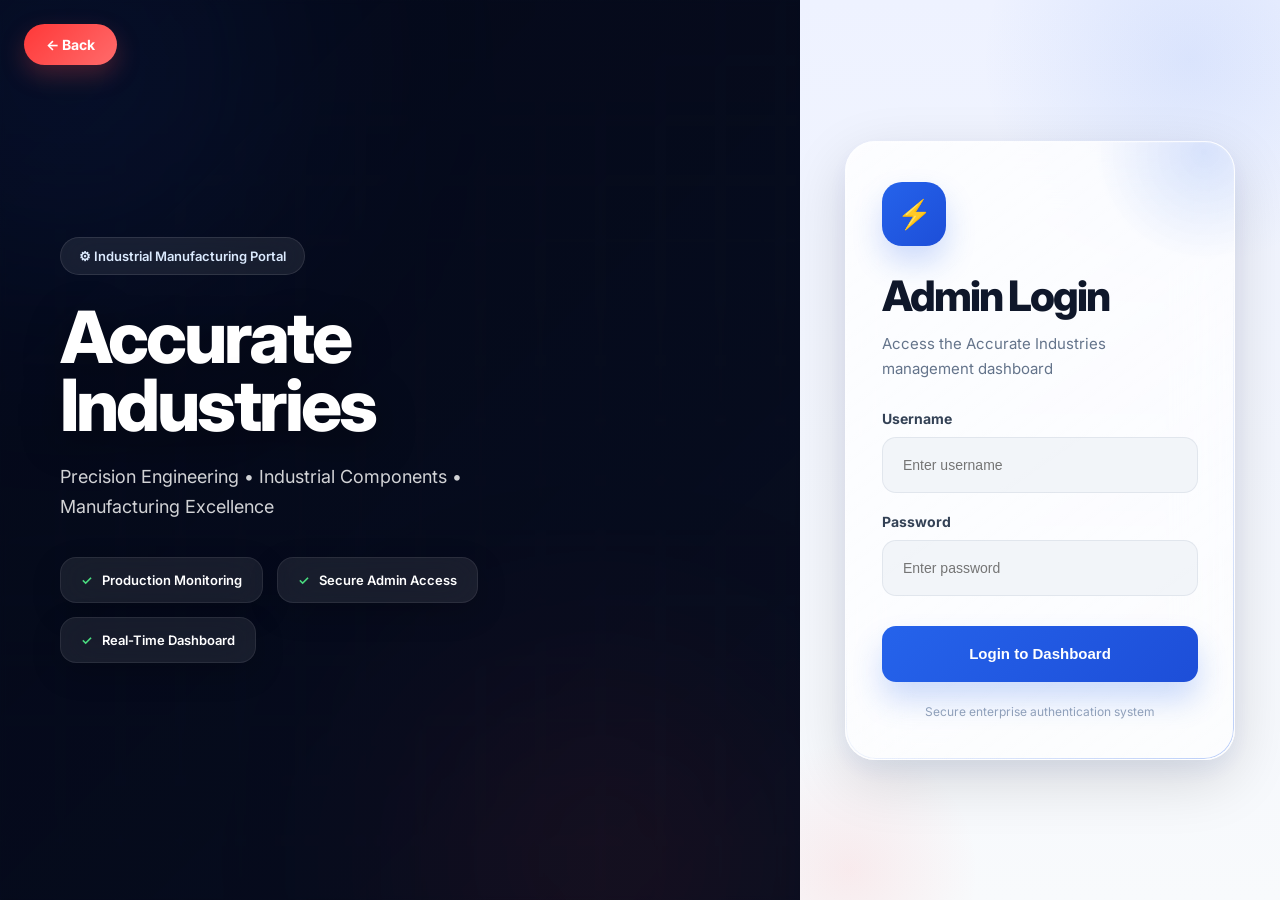
<file: frontend/admin/inquiries.html>
<!DOCTYPE html>
<html lang="en">

<head>

<meta charset="UTF-8">
<meta name="viewport" content="width=device-width, initial-scale=1.0">

<title>Customer Inquiries | Accurate Industries</title>

<link rel="stylesheet" href="../assets/css/global.css">
<link rel="stylesheet" href="../assets/css/admin/common.css">
<link rel="stylesheet" href="../assets/css/admin/inquiries.css">

<link href="https://fonts.googleapis.com/css2?family=Inter:wght@400;500;600;700;800&display=swap"
rel="stylesheet">

</head>

<body>

<div class="admin-layout">

    <!-- SIDEBAR -->

    <aside class="sidebar">

        <a href="../index.html" class="back-btn">
            ← Back
        </a>

        <div class="logo">

            <h2>⚙ Accurate Admin</h2>

            <p>AI Manufacturing Platform</p>

        </div>

        <ul class="menu">

            <li>
                <a href="overview.html">📊 Dashboard</a>
            </li>

            <li>
                <a href="products.html">📦 Products</a>
            </li>

            <li class="active">
                <a href="inquiries.html">
                    📩 Inquiries
                    <span id="inquiry-badge" class="badge">
                        0
                    </span>
                </a>
            </li>

            <li>
                <a href="analytics.html">📈 Analytics</a>
            </li>

            <li>
                <a href="ai-insights.html">🤖 AI Insights</a>
            </li>

            <li>
                <a href="reports.html">📄 Reports</a>
            </li>

            <li>
                <a href="settings.html">⚙ Settings</a>
            </li>

        </ul>

        <div class="sidebar-footer">

            <button
                class="logout-btn"
                onclick="logout()">

                Logout

            </button>

        </div>

    </aside>


    <!-- MAIN -->

    <main class="main">

        <div class="topbar">

            <div>

                <h2>
                    Customer Relationship Center
                </h2>

                <p>
                    Manage, prioritize and analyze customer requests
                </p>

            </div>

        </div>


        <!-- SEARCH -->

        <section class="search-section">

            <input
                id="searchInquiry"
                type="text"
                placeholder="Search customer, email, product..."
                onkeyup="filterInquiries()"
            >

        </section>


        <!-- KANBAN -->

        <section class="kanban-grid">

            <div class="kanban-column">

                <h3>
                    🔴 Pending
                </h3>

                <div id="pending-list">

                </div>

            </div>


            <div class="kanban-column">

                <h3>
                    🟢 Completed
                </h3>

                <div id="completed-list">

                </div>

            </div>

        </section>

    </main>

</div>


<script src="../assets/js/admin/common.js"></script>
<script src="../assets/js/admin/inquiries.js"></script>

</body>
</html>
</file>
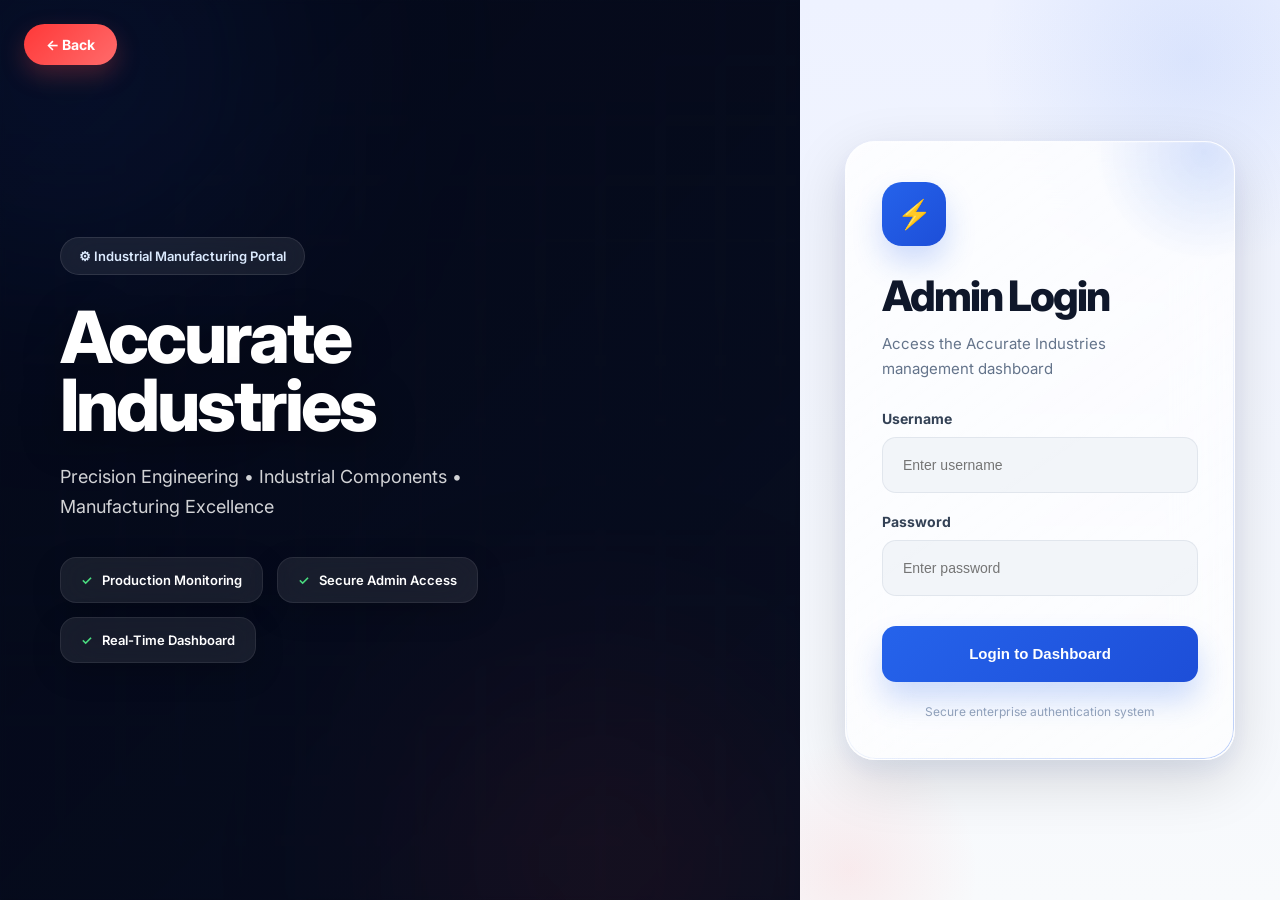
<file: frontend/admin/overview.html>
<!DOCTYPE html>

<html lang="en">

<head>

<meta charset="UTF-8">

<meta
name="viewport"
content="width=device-width, initial-scale=1.0">

<title>
Accurate Industries | Overview
</title>

<link
rel="stylesheet"
href="../assets/css/global.css">

<link
rel="stylesheet"
href="../assets/css/admin/common.css">

<link
rel="stylesheet"
href="../assets/css/admin/overview.css">

<link
href="https://fonts.googleapis.com/css2?family=Inter:wght@400;500;600;700;800&display=swap"
rel="stylesheet">

</head>

<body>

<div class="admin-layout">

    <!-- SIDEBAR -->

    <aside class="sidebar">

        <a
        href="../index.html"
        class="back-btn">

            ← Back

        </a>

        <div class="logo">

            <h2>
                ⚙ Accurate Admin
            </h2>

            <p>
                AI Manufacturing Platform
            </p>

        </div>

        <ul class="menu">

            <li>
                <a href="overview.html">
                    📊 Dashboard
                </a>
            </li>

            <li>
                <a href="products.html">
                    📦 Products
                </a>
            </li>

            <li>
                <a href="inquiries.html">
                    📩 Inquiries

                    <span
                    id="inquiry-badge"
                    class="badge">

                        0

                    </span>

                </a>
            </li>

            <li>
                <a href="analytics.html">
                    📈 Analytics
                </a>
            </li>

            <li>
                <a href="ai-insights.html">
                    🤖 AI Insights
                </a>
            </li>

            <li>
                <a href="reports.html">
                    📄 Reports
                </a>
            </li>

            <li>
                <a href="settings.html">
                    ⚙ Settings
                </a>
            </li>

        </ul>

        <div class="sidebar-footer">

            <button
            class="logout-btn"
            onclick="logout()">

                Logout

            </button>

        </div>

    </aside>


    <!-- MAIN -->

    <main class="main">

        <div class="topbar">

            <div>

                <h2>
                    Dashboard Overview
                </h2>

                <p>
                    AI-powered manufacturing intelligence center
                </p>

            </div>

        </div>


        <!-- KPI CARDS -->

        <section class="stats">

            <div class="stat-card">

                <h3 id="total-products">
                    0
                </h3>

                <p>
                    Total Products
                </p>

            </div>

            <div class="stat-card">

                <h3 id="total-inquiries">
                    0
                </h3>

                <p>
                    Total Inquiries
                </p>

            </div>

            <div class="stat-card">

                <h3 id="pending-inquiries">
                    0
                </h3>

                <p>
                    Pending
                </p>

            </div>

            <div class="stat-card green">

                <h3 id="completed-inquiries">
                    0
                </h3>

                <p>
                    Completed
                </p>

            </div>

        </section>


        <!-- OVERVIEW GRID -->

        <section class="overview-grid">

            <!-- AI SUMMARY -->

            <div class="overview-card">

                <h3>
                    🤖 AI Summary
                </h3>

                <ul id="ai-summary">

                    <li>
                        Loading...
                    </li>

                </ul>

            </div>


            <!-- RECENT ACTIVITY -->

            <div class="overview-card">

                <h3>
                    ⚡ Recent Activity
                </h3>

                <div id="recent-activity">

                </div>

            </div>

        </section>

    
        <!-- =========================================
            QUICK ACTIONS
        ========================================= -->

        <section>

            <h2 style="margin-bottom:20px;">
                Quick Actions
            </h2>

            <div class="quick-actions">

                <div
                class="action-card"
                onclick="location.href='products.html'">

                    📦

                    <h4>
                        Manage Products
                    </h4>

                </div>

                <div
                class="action-card"
                onclick="location.href='inquiries.html'">

                    📩

                    <h4>
                        Customer Inquiries
                    </h4>

                </div>

                <div
                class="action-card"
                onclick="location.href='analytics.html'">

                    📈

                    <h4>
                        Analytics Center
                    </h4>

                </div>

            </div>

        </section>

    </main>

</div>


<script src="../assets/js/admin/common.js"></script>

<script src="../assets/js/admin/overview.js"></script>


</body>

</html>
</file>
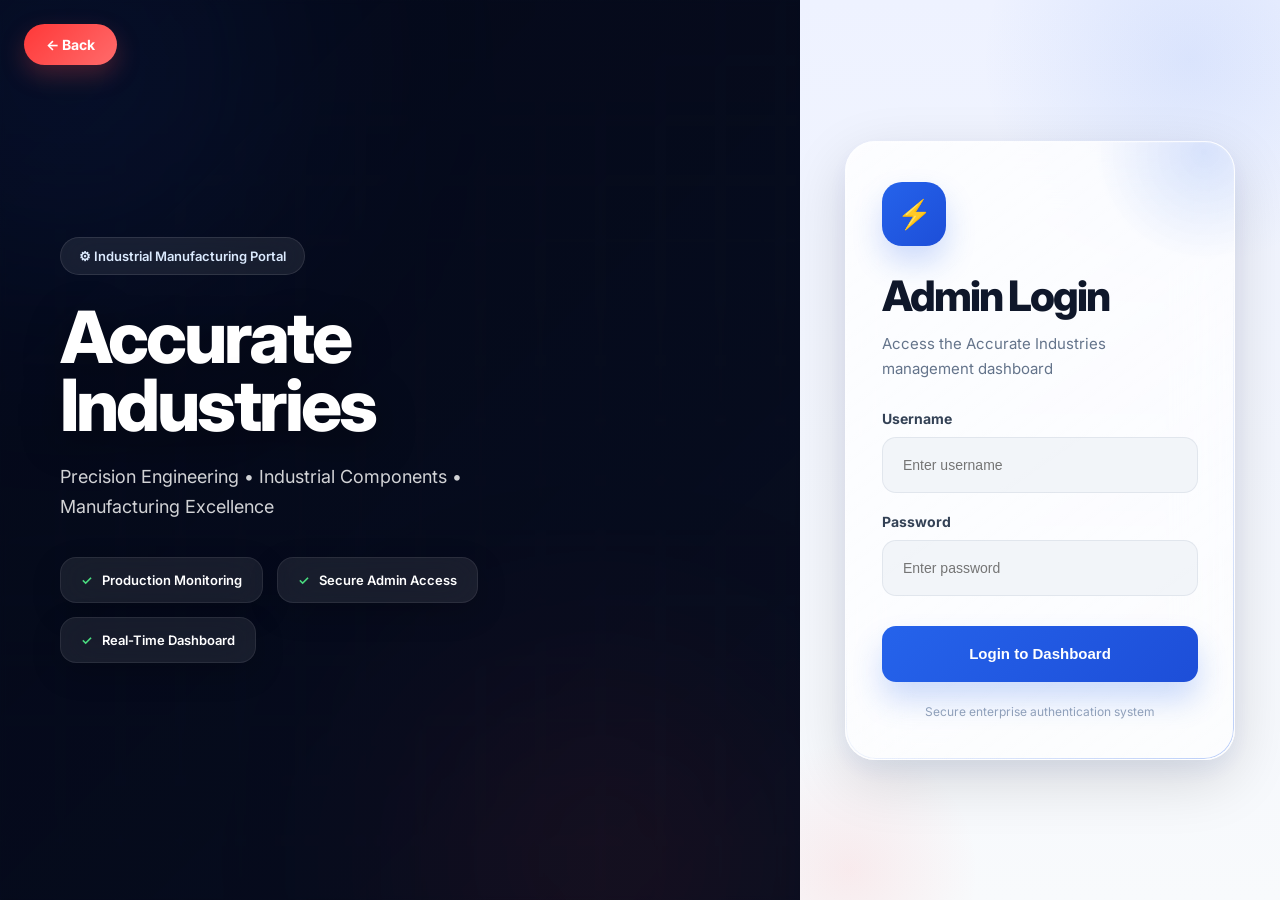
<file: frontend/admin/products.html>
<!DOCTYPE html>
<html lang="en">

<head>

<meta charset="UTF-8">
<meta name="viewport" content="width=device-width, initial-scale=1.0">

<title>Products | Accurate Industries</title>

<link rel="stylesheet" href="../assets/css/global.css">
<link rel="stylesheet" href="../assets/css/admin/common.css">
<link rel="stylesheet" href="../assets/css/admin/products.css">

<link href="https://fonts.googleapis.com/css2?family=Inter:wght@400;500;600;700;800&display=swap"
rel="stylesheet">

</head>

<body>

<div class="admin-layout">

    <!-- SIDEBAR -->

    <aside class="sidebar">

        <a href="../index.html" class="back-btn">
            ← Back
        </a>

        <div class="logo">
            <h2>⚙ Accurate Admin</h2>
            <p>AI Manufacturing Platform</p>
        </div>

        <ul class="menu">

            <li>
                <a href="overview.html">
                    📊 Dashboard
                </a>
            </li>

            <li class="active">
                <a href="products.html">
                    📦 Products
                </a>
            </li>

            <li>
                <a href="inquiries.html">
                    📩 Inquiries
                    <span
                        id="inquiry-badge"
                        class="badge">
                        0
                    </span>
                </a>
            </li>

            <li>
                <a href="analytics.html">
                    📈 Analytics
                </a>
            </li>

            <li>
                <a href="ai-insights.html">
                    🤖 AI Insights
                </a>
            </li>

            <li>
                <a href="reports.html">
                    📄 Reports
                </a>
            </li>

            <li>
                <a href="settings.html">
                    ⚙ Settings
                </a>
            </li>

        </ul>

        <div class="sidebar-footer">

            <button
                class="logout-btn"
                onclick="logout()">

                Logout

            </button>

        </div>

    </aside>


    <!-- MAIN CONTENT -->

    <main class="main">

        <div class="topbar">

            <div>

                <h2>
                    Product Management Center
                </h2>

                <p>
                    Inventory, manufacturing assets and AI-ready catalog management
                </p>

            </div>

        </div>


        <!-- ADD PRODUCT -->

        <section class="card">

            <div class="card-header">

                <h3>
                    Add Product
                </h3>

                <p>
                    Upload industrial products into the manufacturing catalog
                </p>

            </div>

            <div class="form-grid">

                <input
                    type="text"
                    id="name"
                    placeholder="Product Name">

                <input
                    type="text"
                    id="description"
                    placeholder="Description">

                <input
                    type="file"
                    id="image">

                <select
                    id="category"
                    onchange="loadSubcategories()">

                    <option value="">
                        Category
                    </option>

                    <option>Machinery</option>
                    <option>Fixtures</option>
                    <option>Instruments</option>
                    <option>Dies</option>

                </select>

                <select id="subcategory">

                    <option value="">
                        Subcategory
                    </option>

                </select>

                <button onclick="addProduct()">

                    Add Product

                </button>

            </div>

        </section>



        <!-- SEARCH -->

        <section class="card search-card">

            <input
                type="text"
                id="search-input"
                placeholder="🔍 Search products, categories or subcategories..."
                onkeyup="searchProducts()">

        </section>



        <!-- INVENTORY -->

        <section class="card">

            <div class="section-header">

                <div>

                   <h3>Industrial Asset Inventory</h3>

                    <p>
                    Real-time catalog of manufacturing machines,
                    fixtures, dies and inspection systems
                    </p>

                </div>

            </div>

            <div
                id="products"
                class="products-grid">

            </div>

        </section>

    </main>

</div>


<script src="../assets/js/admin/common.js"></script>
<script src="../assets/js/admin/products.js"></script>

</body>

</html>
</file>
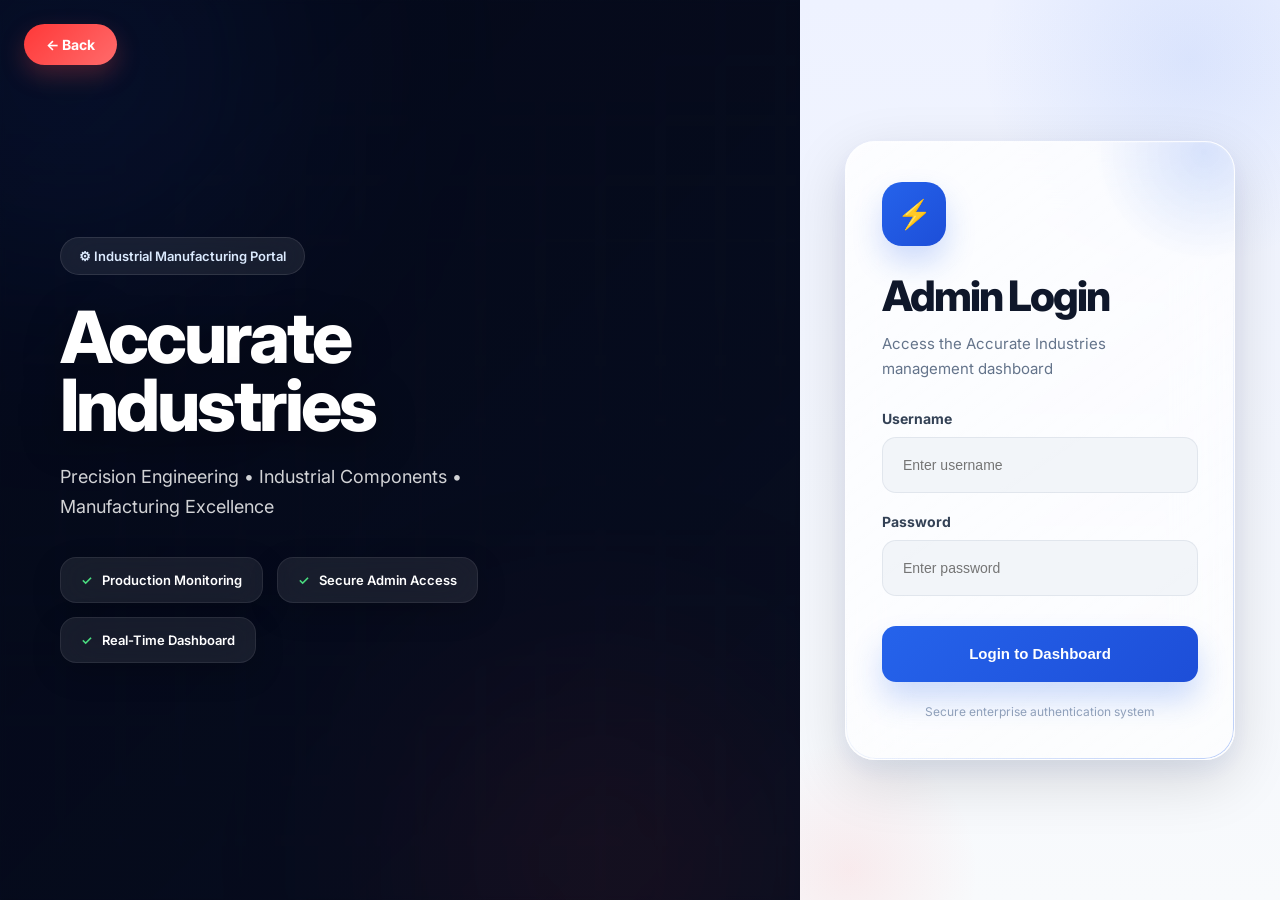
<file: frontend/admin/reports.html>
<!DOCTYPE html>
<html lang="en">
<head>

<meta charset="UTF-8">
<meta name="viewport" content="width=device-width, initial-scale=1.0">

<title>AI Reports | Accurate Industries</title>

<link rel="stylesheet" href="../assets/css/global.css">
<link rel="stylesheet" href="../assets/css/admin/common.css">
<link rel="stylesheet" href="../assets/css/admin/reports.css">

</head>

<body>

<div class="admin-layout">

    <aside class="sidebar">

        <a href="../index.html" class="back-btn">← Back</a>

        <div class="logo">
            <h2>⚙ Accurate Admin</h2>
            <p>AI Manufacturing Platform</p>
        </div>

        <ul class="menu">

            <li><a href="overview.html">📊 Dashboard</a></li>
            <li><a href="products.html">📦 Products</a></li>
            <li><a href="inquiries.html">📩 Inquiries</a></li>
            <li><a href="analytics.html">📈 Analytics</a></li>
            <li><a href="ai-insights.html">🤖 AI Insights</a></li>

            <li class="active">
                <a href="reports.html">📄 Reports</a>
            </li>

            <li><a href="settings.html">⚙ Settings</a></li>

        </ul>

        <div class="sidebar-footer">
            <button class="logout-btn" onclick="logout()">
                Logout
            </button>
        </div>

    </aside>


    <main class="main">

        <div class="page-header">

            <h1>📄 AI Reports Center</h1>

            <p>
                Export manufacturing intelligence and AI analytics
            </p>

        </div>


        <div class="report-actions">

            <a
                href="http://127.0.0.1:8000/generate-report"
                target="_blank"
                class="action-btn"
            >
                📥 Download PDF Report
            </a>

        </div>


        <div class="charts-grid">

            <div class="chart-card">

                <h3>🔥 Demand Forecast</h3>

                <img
                    src="http://127.0.0.1:8000/generate-demand-chart?t=1"
                    width="100%"
                >

            </div>


            <div class="chart-card">

                <h3>👥 Customer Segments</h3>

                <!-- Customer Segments -->
                <img
                    src="http://127.0.0.1:8000/generate-segment-chart?t=1"
                    width="100%"
                >

            </div>


            <div class="chart-card full-width">

                <h3>📈 Lead Score Distribution</h3>

                <!-- Lead Score Distribution -->
                <img
                    src="http://127.0.0.1:8000/generate-lead-chart?t=1"
                    width="100%"
                >

            </div>

        </div>


        <section class="chatbot-card">

            <h2>🤖 Manufacturing Assistant</h2>

            <div id="chat-box"></div>

            <div class="chat-input">

                <input
                    id="question"
                    placeholder="Ask about products, AI, company..."
                >

                <button onclick="askBot()">

                    Ask

                </button>

            </div>

        </section>

    </main>

</div>

<script src="../assets/js/admin/common.js"></script>
<script src="../assets/js/admin/reports.js"></script>

</body>
</html>
</file>
<file: frontend/assets/css/global.css>
/* =========================================
   RESET
========================================= */

*{
    margin:0;
    padding:0;
    box-sizing:border-box;
}

html{
    scroll-behavior:smooth;
}

body{
    font-family:'Poppins',sans-serif;
    background:#f5f7fa;
    overflow-x:hidden;
    margin:0;
    padding:0;
}

/* =========================================
   ROOT COLORS
========================================= */

:root{

    --primary:#ff4d4d;

    --black:#000000;

    --dark:#111111;

    --dark2:#1c1c1c;

    --light:#f5f7fa;

    --white:#ffffff;

    --text:#64748b;
}

/* =========================================
   GLOBAL NAVBAR
========================================= */

.navbar{

    width:100%;

    height:82px;

    padding:0 6%;

    display:flex;
    justify-content:space-between;
    align-items:center;

    background:#000;

    position:relative;

    z-index:9999;

    transition:0.35s ease;
}

/* FIX AFTER SCROLL */

.navbar.fixed{

    position:fixed;

    top:0;
    left:0;

    background:rgba(0,0,0,0.95);

    backdrop-filter:blur(10px);

    box-shadow:
    0 10px 30px rgba(0,0,0,0.35);

    animation:slideDown .35s ease;
}

@keyframes slideDown{

    from{
        transform:translateY(-100%);
    }

    to{
        transform:translateY(0);
    }
}

/* =========================================
   LOGO
========================================= */

.nav-logo{

    display:flex;
    align-items:center;

    gap:14px;
}

.nav-logo img{

    width:52px;
    height:52px;

    object-fit:cover;

    border-radius:10px;
}

.nav-logo h2{

    color:white;

    font-size:18px;

    font-weight:700;
}

/* =========================================
   NAV LINKS
========================================= */

.navbar ul{

    display:flex;
    align-items:center;

    gap:34px;

    list-style:none;
}

.navbar ul li{

    list-style:none;
}

.navbar ul li a{

    color:white;

    text-decoration:none;

    font-size:15px;

    font-weight:600;

    position:relative;

    transition:0.3s;
}

.navbar ul li a:hover,
.navbar ul li a.active{

    color:var(--primary);
}

.navbar ul li a::after{

    content:"";

    position:absolute;

    left:0;
    bottom:-6px;

    width:0%;

    height:2px;

    background:var(--primary);

    transition:0.3s;
}

.navbar ul li a:hover::after,
.navbar ul li a.active::after{

    width:100%;
}

/* =========================================
   ADMIN BUTTON
========================================= */

.admin-link{

    background:linear-gradient(
        135deg,
        #ff3b3b,
        #ff6b6b
    );

    color:white !important;

    padding:10px 18px;

    border-radius:30px;

    font-size:14px !important;

    font-weight:700;

    transition:0.3s;
}

.admin-link:hover{

    transform:translateY(-2px);

    box-shadow:
    0 10px 20px rgba(255,75,75,.25);
}

.admin-link::after{
    display:none;
}

/* =========================================
   HOME PAGE HERO FIX
========================================= */

.hero {

    margin-top: 0 !important;

    padding-top: 82px;

    min-height: 100vh;

    position: relative;
}

/* =========================================
   OTHER PAGE HERO FIX
========================================= */

.about-hero,
.services-hero,
.products-hero,
.contact-hero{

    padding-top:82px;

    height:320px;

    display:flex;
    align-items:center;
    justify-content:center;

    text-align:center;
}

/* =========================================
   BUTTONS
========================================= */

.btn{

    padding:12px 24px;

    border-radius:8px;

    text-decoration:none;

    display:inline-flex;

    align-items:center;
    justify-content:center;

    transition:0.3s;
}

.primary{

    background:var(--primary);

    color:white;
}

.secondary{

    border:1px solid rgba(255,255,255,.4);

    color:white;
}

.btn:hover{

    transform:translateY(-3px);
}

/* =========================================
   GLOBAL SECTION SPACING
========================================= */

section{

    padding:70px 8%;
}

/* =========================================
   MOBILE
========================================= */

@media(max-width:768px){

    .navbar{

        height:auto;

        padding:15px 5%;

        flex-direction:column;

        gap:16px;
    }

    .navbar ul{

        gap:18px;

        flex-wrap:wrap;

        justify-content:center;
    }

    .nav-logo h2{

        font-size:16px;
    }

    .nav-logo img{

        width:46px;
        height:46px;
    }

    .about-hero,
    .services-hero,
    .products-hero,
    .contact-hero{

        height:250px;
    }
}

.navbar.fixed{

    position: fixed;

    top: 0;
    left: 0;

    width: 100%;

    background: rgba(0,0,0,0.96);

    backdrop-filter: blur(10px);

    z-index: 99999;
}

/* =========================================
   BACK BUTTON
========================================= */

.back-btn{
    position: fixed;

    top: 24px;
    left: 24px;

    z-index: 999;

    padding: 12px 22px;

    border-radius: 50px;

    background:
    linear-gradient(
        135deg,
        #ff3838,
        #ff6b6b
    );

    color: white;

    font-size: 14px;
    font-weight: 700;

    text-decoration: none;

    box-shadow:
    0 10px 25px rgba(255,75,75,.25);

    transition: .3s ease;
}

.back-btn:hover{

    transform:
    translateY(-3px)
    scale(1.03);

    box-shadow:
    0 16px 35px rgba(255,75,75,.35);
}
</file>
<file: frontend/assets/css/about.css>
:root {
    --primary: #ff4d4d;
    --dark: #0f172a;
    --text: #5f6b7a;
    --bg: #f6f8fb;
    --white: #ffffff;
}

/* GLOBAL */

* {
    margin: 0;
    padding: 0;
    box-sizing: border-box;

    transition:
    background 0.3s ease,
    color 0.3s ease,
    border 0.3s ease,
    transform 0.3s ease;
}

html {
    scroll-behavior: smooth;
}

body {
    background: var(--bg);
    overflow-x: hidden;

    font-family:
    "Inter",
    "Segoe UI",
    sans-serif;

    color: #111827;
}

img {
    image-rendering: auto;
    display: block;
}

/* NAVBAR */

.navbar {

    position: sticky;
    top: 0;
    z-index: 999;

    display: flex;
    justify-content: space-between;
    align-items: center;

    padding: 16px 8%;

    backdrop-filter: blur(12px);

    background: rgba(10,10,10,0.92);

    border-bottom: 1px solid rgba(255,255,255,0.05);
}

.nav-logo {
    display: flex;
    align-items: center;
    gap: 14px;
}

.nav-logo img {
    width: 58px;
    height: 58px;
    object-fit: cover;
    border-radius: 12px;
    display: block;
}

.nav-logo h2 {
    color: white;
    font-size: 20px;
    font-weight: 700;
    margin: 0;
    line-height: 1.2;
}

.navbar ul {
    display: flex;
    gap: 32px;
    list-style: none;
}

.navbar ul li a {

    text-decoration: none;

    color: white;

    font-size: 16px;
    font-weight: 600;
}

.navbar ul li a:hover,
.navbar ul li a.active {
    color: var(--primary);
}

/* HERO */

.about-hero {

    position: relative;

    min-height: 58vh;

    display: flex;
    align-items: center;
    justify-content: center;

    overflow: hidden;

    padding: 60px 20px;

    background:
    linear-gradient(
        rgba(5,10,20,0.72),
        rgba(5,10,20,0.82)
    ),
    url("../images/services/fixture.jpg");

    background-size: cover;
    background-position: center;
    background-repeat: no-repeat;
}

/* DARK OVERLAY GLOW */

.about-hero::before {

    content: "";

    position: absolute;

    width: 700px;
    height: 700px;

    background:
    radial-gradient(
        circle,
        rgba(255,77,77,0.14),
        transparent 70%
    );

    top: -200px;
    right: -150px;

    z-index: 1;
}

.about-hero::after {

    content: "";

    position: absolute;

    width: 500px;
    height: 500px;

    background:
    radial-gradient(
        circle,
        rgba(37,99,235,0.12),
        transparent 70%
    );

    bottom: -200px;
    left: -120px;

    z-index: 1;
}

/* HERO CONTENT */

.hero-content {

    position: relative;

    z-index: 5;

    text-align: center;

    max-width: 1200px;

    padding: 40px 20px;
}

/* TOP LABEL */

.hero-content .mini-title {

    display: inline-block;

    padding: 12px 26px;

    border: 1px solid rgba(255,255,255,0.1);

    border-radius: 50px;

    background: rgba(255,255,255,0.04);

    backdrop-filter: blur(12px);

    color: #ff4d4d;

    font-size: 13px;

    letter-spacing: 6px;

    font-weight: 700;

    margin-bottom: 34px;

    text-transform: uppercase;
}

/* MAIN HEADING */

.hero-content h1 {

    font-size: 34px;

    line-height: 1.18;

    font-weight: 900;

    letter-spacing: -1px;

    color: white;

    text-transform: uppercase;

    margin-bottom: 14px;

    max-width: 720px;

    margin-left: auto;
    margin-right: auto;
}

/* HIGHLIGHT WORD */

.hero-content .highlight {

    position: relative;

    display: inline-block;

    color: #ff4d4d;

    text-shadow:
    0 0 25px rgba(255,77,77,0.4);

    background: linear-gradient(
    135deg,
    #ff4d4d,
    #ff7b7b
);

-webkit-background-clip: text;
-webkit-text-fill-color: transparent;

}

/* SUBTEXT */

.hero-content p {

    max-width: 480px;

    margin: auto;

    font-size: 15px;

    line-height: 1.7;

    color: rgba(255,255,255,0.72);
}

/* RESPONSIVE */

@media(max-width:992px){

    .hero-content h1{

        font-size: 82px;
    }

    .hero-content p{

        font-size: 18px;
    }
}

@media(max-width:768px){

    .about-hero{

        min-height: 75vh;
    }

    .hero-content h1{

        font-size: 34px;

        line-height: 1;
    }

    .hero-content p{

        font-size: 16px;

        line-height: 1.8;
    }

    .hero-content .mini-title{

            margin-bottom: 20px;

            padding: 10px 22px;

            font-size: 11px;

            letter-spacing: 4px;
    }
}

/* COMMON SECTION */

.about-company,
.values-section,
.safety-section,
.clients-section,
.iso-section {

    max-width: 1400px;

    margin: auto;
}

.section-header {
    text-align: center;
    margin-bottom: 50px;
}

.section-header.left {
    text-align: left;
}

.section-header span {

    color: var(--primary);

    letter-spacing: 4px;

    font-weight: 700;

    font-size: 13px;
}

.section-header h2 {

    font-size: 34px;

    color: var(--dark);

    margin-top: 10px;
}

/* ABOUT */

.about-company {
    padding: 55px 8%;
}

.about-grid {

    display: grid;

    grid-template-columns: 1fr 1fr;

    gap: 45px;

    align-items: center;
}

.about-text p {

    color: var(--text);

    font-size: 15px;

    line-height: 1.9;

    margin-bottom: 26px;
}

.about-image img {

    width: 100%;

    max-height: 400px;

    object-fit: cover;

    border-radius: 18px;

    box-shadow:
    0 12px 35px rgba(0,0,0,0.08);
}

/* STATS */

.stats-grid {

    display: flex;

    gap: 20px;

    margin-top: 35px;
}

.stat-card {

    background: white;

    padding: 22px;

    border-radius: 16px;

    flex: 1;

    text-align: center;

    box-shadow:
    0 10px 25px rgba(0,0,0,0.05);
}

.stat-card:hover {
    transform: translateY(-5px);
}

.stat-card h3 {

    color: var(--primary);

    font-size: 30px;

    margin-bottom: 10px;
}

.stat-card p {

    margin: 0;

    font-size: 14px;

    color: var(--text);
}

/* VALUES */

.values-section {
    padding: 20px 8% 60px;
}

.values-grid {

    display: grid;

    grid-template-columns: repeat(2,1fr);

    gap: 28px;
}

.value-card {

    background: white;

    padding: 28px;

    border-radius: 20px;

    border: 1px solid #e8edf5;

    box-shadow:
    0 5px 20px rgba(0,0,0,0.04);
}

.value-card:hover {

    transform: translateY(-6px);

    border-color: var(--primary);

    box-shadow:
    0 12px 35px rgba(0,0,0,0.08);
}

.value-card h3 {

    font-size: 24px;

    color: var(--dark);

    margin-bottom: 18px;
}

.value-card:hover h3 {
    color: var(--primary);
}

.value-card p {

    color: var(--text);

    line-height: 1.8;

    font-size: 15px;
}

/* SAFETY */

.safety-section {
    padding: 30px 8% 60px;
}

.safety-grid {

    display: grid;

    grid-template-columns: 1.1fr 1fr;

    gap: 40px;

    align-items: center;
}

.safety-image img {

    width: 100%;

    max-height: 500px;

    object-fit: cover;

    border-radius: 18px;

    box-shadow:
    0 12px 35px rgba(0,0,0,0.08);
}

.safety-content {

    display: flex;

    flex-direction: column;

    gap: 22px;
}

.safety-card {

    background: white;

    padding: 22px;

    border-radius: 16px;

    border-left: 5px solid var(--primary);

    box-shadow:
    0 10px 30px rgba(0,0,0,0.05);
}

.safety-card:hover {
    transform: translateY(-5px);
}

.safety-card h3 {

    font-size: 20px;

    color: var(--dark);

    margin-bottom: 14px;
}

.safety-card p {

    color: var(--text);

    line-height: 1.8;

    font-size: 15px;
}

/* CLIENTS */

.clients-section {
    padding: 20px 8% 55px;
    text-align: center;
}

.clients-wrapper img {

    width: 100%;

    max-width: 850px;

    margin: auto;

    border-radius: 20px;

    background: white;

    padding: 18px;

    box-shadow:
    0 12px 35px rgba(0,0,0,0.06);
}

/* ISO */

.iso-section {
    padding: 10px 8% 60px;
}

.iso-card {

    background:
    linear-gradient(
        135deg,
        #141414,
        #1f1f1f,
        #2a2a2a
    );

    border-radius: 24px;

    padding: 35px 40px;

    display: flex;
    align-items: center;
    gap: 30px;

    box-shadow:
    0 10px 35px rgba(0,0,0,0.08);
}

.iso-card img {

    width: 80px;

    border-radius: 14px;
}

.iso-card h2 {

    font-size: 28px;

    color: white;

    margin-bottom: 12px;
}

.iso-card p {

    font-size: 15px;

    line-height: 1.8;

    color: #d7d7d7;
}

/* CTA */

.cta-section {

    margin: 0 8% 80px;

    background:
    linear-gradient(
        135deg,
        #141414,
        #1f1f1f,
        #2a2a2a
    );

    border-radius: 26px;

    padding: 55px 30px;

    text-align: center;

    position: relative;

    overflow: hidden;

    box-shadow:
    0 15px 40px rgba(0,0,0,0.12);
}

.cta-section::before {

    content: "";

    position: absolute;

    width: 320px;
    height: 320px;

    background: rgba(255, 77, 77, 0.08);

    border-radius: 50%;

    top: -120px;
    right: -90px;
}

.cta-section h2 {

    font-size: 40px;

    line-height: 1.15;

    margin-bottom: 16px;

    color: white;

    position: relative;
    z-index: 2;
}

.cta-section p {

    color: #d4d4d4;

    font-size: 16px;

    margin-bottom: 28px;

    position: relative;
    z-index: 2;
}

.cta-btn {

    display: inline-flex;

    align-items: center;

    justify-content: center;

    background: var(--primary);

    color: white;

    text-decoration: none;

    padding: 14px 34px;

    border-radius: 10px;

    font-size: 15px;

    font-weight: 600;

    position: relative;
    z-index: 2;
}

.cta-btn:hover {

    background: #ff2e2e;

    transform: translateY(-4px);

    box-shadow:
    0 10px 25px rgba(255,77,77,0.25);
}

/* FOOTER */

/* FOOTER */

/* FOOTER */

.footer {

    position: relative;

    overflow: hidden;

    color: white;

    padding-top: 55px;

    border-top: 2px solid var(--primary);

    background:
    linear-gradient(
        rgba(5,10,20,0.82),
        rgba(5,10,20,0.88)
    ),
    url("../images/services/engineering-design.png");

    background-size: cover;
    background-position: center;
    background-repeat: no-repeat;
}

/* EXTRA PREMIUM OVERLAY */

.footer::before {

    content: "";

    position: absolute;

    inset: 0;

    background:
    linear-gradient(
        90deg,
        rgba(0,0,0,0.18),
        rgba(0,0,0,0.05)
    );

    z-index: 1;
}

/* KEEP CONTENT ABOVE OVERLAY */

.footer-grid,
.footer-bottom {

    position: relative;

    z-index: 2;
}

.footer-grid {

    display: grid;

    grid-template-columns: 1.3fr 1fr 1fr 1fr;

    gap: 50px;

    padding: 0 10% 40px;
}

.footer-logo {

    display: flex;

    align-items: center;

    gap: 14px;

    margin-bottom: 22px;
}

.footer-logo img {
    width: 60px;
}

.footer-logo h2 {

    font-size: 22px;

    color: white;
}

.footer-column h3 {

    color: white;

    font-size: 20px;

    margin-bottom: 22px;
}

.footer p,
.footer a {

    color: #d0d0d0;

    display: block;

    margin-bottom: 16px;

    font-size: 15px;

    line-height: 1.8;

    text-decoration: none;
}

.footer-column a {
    width: fit-content;
}

.footer-links a:hover,
.footer-services a:hover {

    color: var(--primary);

    padding-left: 4px;
}

.footer-contact p {

    display: flex;

    align-items: center;

    gap: 10px;
}

.footer-bottom {

    border-top: 1px solid rgba(255,255,255,0.08);

    padding: 22px;

    text-align: center;

    color: #d0d0d0;

    font-size: 15px;
}

/* RESPONSIVE */

@media(max-width: 992px) {

    .about-grid,
    .safety-grid,
    .footer-grid,
    .values-grid {

        grid-template-columns: 1fr;
    }

    .stats-grid {
        flex-direction: column;
    }

    .iso-card {

        flex-direction: column;

        text-align: center;
    }

    .hero-content h1 {
        font-size: 34px;
    }

    .section-header h2,
    .cta-section h2 {
        font-size: 30px;
    }

    .navbar {

        flex-direction: column;

        gap: 18px;
    }

    .navbar ul {
        gap: 20px;
        flex-wrap: wrap;
        justify-content: center;
    }
}
</file>
<file: frontend/assets/css/login.css>
/* =========================================
   RESET
========================================= */

*{
    margin:0;
    padding:0;
    box-sizing:border-box;
}

html{
    scroll-behavior:smooth;
}

body{
    font-family:'Inter',sans-serif;
    background:#edf2f7;
    color:#0f172a;
}

/* =========================================
   LOGIN PAGE
========================================= */

.admin-login-body{
    width:100%;
    min-height:100vh;
    overflow:hidden;

    background:
    linear-gradient(
        -45deg,
        #020617,
        #081120,
        #0f172a,
        #111827
    );

    background-size:400% 400%;
    animation:gradientMove 14s ease infinite;
}

.login-layout{
    width:100%;
    min-height:100vh;
    display:flex;
}

/* =========================================
   LEFT SIDE
========================================= */

.login-left{
    flex:1;

    position:relative;

    background:
    linear-gradient(
        rgba(2,6,23,0.72),
        rgba(2,6,23,0.82)
    ),

    url("https://images.unsplash.com/photo-1504307651254-35680f356dfd?q=80&w=1800&auto=format&fit=crop")
    center center/cover no-repeat;

    display:flex;
    align-items:center;

    padding:60px;

    overflow:hidden;
}

/* GRID EFFECT */

.login-left::before{
    content:"";

    position:absolute;
    inset:0;

    background-image:
    linear-gradient(rgba(255,255,255,0.03) 1px,transparent 1px),
    linear-gradient(90deg,rgba(255,255,255,0.03) 1px,transparent 1px);

    background-size:60px 60px;

    opacity:0.3;
}

/* OVERLAY */

.login-left::after{
    content:"";

    position:absolute;
    inset:0;

    background:
    linear-gradient(
        135deg,
        rgba(2,6,23,0.55),
        rgba(15,23,42,0.35)
    );

    backdrop-filter:blur(2px);
}

/* =========================================
   GLOW EFFECTS
========================================= */

.glow{
    position:absolute;
    border-radius:50%;
    filter:blur(120px);
}

.glow1{
    width:380px;
    height:380px;

    background:rgba(37,99,235,0.20);

    top:-120px;
    left:-120px;
}

.glow2{
    width:320px;
    height:320px;

    background:rgba(255,59,59,0.14);

    bottom:-120px;
    right:5%;
}

/* =========================================
   BRAND SECTION
========================================= */

.brand-section{
    position:relative;
    z-index:5;

    max-width:520px;

    color:white;

    animation:fadeUp 1s ease;
}

.brand-badge{
    display:inline-flex;
    align-items:center;

    padding:10px 18px;

    border-radius:999px;

    background:rgba(255,255,255,0.08);

    border:1px solid rgba(255,255,255,0.10);

    backdrop-filter:blur(18px);

    font-size:13px;
    font-weight:600;

    color:#dbeafe;

    margin-bottom:28px;
}

.brand-section h1{
    font-size:72px;
    line-height:0.95;

    font-weight:800;

    letter-spacing:-3px;

    margin-bottom:22px;

    text-shadow:
    0 10px 40px rgba(0,0,0,0.45);
}

.brand-section p{
    font-size:18px;
    line-height:1.7;

    color:rgba(255,255,255,0.82);

    margin-bottom:34px;

    max-width:520px;
}

/* =========================================
   FEATURE ROW
========================================= */

.feature-row{
    display:flex;
    flex-wrap:wrap;
    gap:14px;
}

.feature-card{
    padding:14px 20px;

    border-radius:16px;

    background:
    rgba(255,255,255,0.08);

    border:1px solid rgba(255,255,255,0.08);

    backdrop-filter:blur(18px);

    color:white;

    font-size:13px;
    font-weight:600;

    display:flex;
    align-items:center;
    gap:10px;

    transition:0.3s;

    box-shadow:
    0 10px 30px rgba(0,0,0,0.18);
}

.feature-card:hover{
    transform:translateY(-4px);

    background:rgba(255,255,255,0.12);
}

.feature-card span{
    color:#4ade80;
}

/* =========================================
   RIGHT SIDE
========================================= */

.login-right{
    width:480px;

    background:
    linear-gradient(
        180deg,
        #eef2ff,
        #f8fafc
    );

    display:flex;
    justify-content:center;
    align-items:center;

    position:relative;
    z-index:2;

    overflow:hidden;
}

.login-right::before{
    content:"";

    position:absolute;

    width:420px;
    height:420px;

    border-radius:50%;

    background:
    radial-gradient(
        rgba(37,99,235,0.10),
        transparent 70%
    );

    top:-150px;
    right:-120px;
}

.login-right::after{
    content:"";

    position:absolute;

    width:260px;
    height:260px;

    border-radius:50%;

    background:
    radial-gradient(
        rgba(255,59,59,0.08),
        transparent 70%
    );

    bottom:-100px;
    left:-80px;
}

/* =========================================
   LOGIN CARD
========================================= */

.login-card{
    width:100%;
    max-width:390px;

    position:relative;
    z-index:50;

    padding:40px 36px;

    border-radius:30px;

    background:
    linear-gradient(
        145deg,
        rgba(255,255,255,0.82),
        rgba(255,255,255,0.62)
    );

    backdrop-filter:blur(28px);

    border:
    1px solid rgba(255,255,255,0.45);

    box-shadow:
    0 20px 60px rgba(0,0,0,0.14),
    0 10px 24px rgba(37,99,235,0.06);

    overflow:hidden;

    animation:
    fadeUp 1s ease,
    floating 5s ease-in-out infinite;
}

.login-card::before{
    content:"";

    position:absolute;

    width:220px;
    height:220px;

    border-radius:50%;

    background:
    radial-gradient(
        rgba(37,99,235,0.16),
        transparent 70%
    );

    top:-100px;
    right:-80px;
}

.login-card::after{
    content:"";

    position:absolute;
    inset:0;

    border-radius:30px;

    padding:1px;

    background:
    linear-gradient(
        135deg,
        rgba(255,255,255,0.45),
        rgba(255,255,255,0),
        rgba(37,99,235,0.3)
    );

    -webkit-mask:
        linear-gradient(#fff 0 0) content-box,
        linear-gradient(#fff 0 0);

    -webkit-mask-composite:xor;
}

/* =========================================
   ICON
========================================= */

.top-icon{
    width:64px;
    height:64px;

    border-radius:20px;

    background:
    linear-gradient(
        135deg,
        #2563eb,
        #1d4ed8
    );

    display:flex;
    align-items:center;
    justify-content:center;

    font-size:28px;

    color:white;

    margin-bottom:24px;

    box-shadow:
    0 16px 30px rgba(37,99,235,0.22);
}

/* =========================================
   HEADER
========================================= */

.login-header{
    margin-bottom:28px;
}

.login-header h2{
    font-size:42px;

    font-weight:800;

    letter-spacing:-2px;

    margin-bottom:10px;

    color:#0f172a;
}

.login-header p{
    font-size:15px;
    line-height:1.7;

    color:#64748b;
}

/* =========================================
   INPUTS
========================================= */

.input-group{
    margin-bottom:20px;
}

.input-group label{
    display:block;

    margin-bottom:10px;

    font-size:14px;
    font-weight:700;

    color:#334155;
}

.input-group input{
    width:100%;
    height:56px;

    border-radius:14px;

    border:1px solid rgba(148,163,184,0.18);

    background:
    rgba(241,245,249,0.92);

    padding:0 20px;

    font-size:14px;

    transition:0.35s;

    color:#0f172a;
}

.input-group input:focus{
    outline:none;

    background:white;

    border-color:#2563eb;

    box-shadow:
    0 0 0 5px rgba(37,99,235,0.10);

    transform:translateY(-1px);
}

/* =========================================
   BUTTON
========================================= */

.login-card button{
    width:100%;
    height:56px;

    border:none;

    border-radius:14px;

    background:
    linear-gradient(
        135deg,
        #2563eb,
        #1d4ed8
    );

    color:white;

    font-size:15px;
    font-weight:700;

    cursor:pointer;

    margin-top:10px;

    transition:0.35s;

    box-shadow:
    0 18px 30px rgba(37,99,235,0.22);

    position:relative;

    overflow:hidden;
}

.login-card button:hover{
    transform:translateY(-3px);

    box-shadow:
    0 24px 40px rgba(37,99,235,0.28);
}

.login-card button::before{
    content:"";

    position:absolute;
    top:0;
    left:-120%;

    width:100%;
    height:100%;

    background:
    linear-gradient(
        90deg,
        transparent,
        rgba(255,255,255,0.22),
        transparent
    );

    transition:0.6s;
}

.login-card button:hover::before{
    left:120%;
}

/* =========================================
   FOOTER
========================================= */

.bottom-text{
    margin-top:22px;

    text-align:center;

    font-size:12px;

    color:#94a3b8;
}

/* =========================================
   ANIMATIONS
========================================= */

@keyframes gradientMove{

    0%{
        background-position:0% 50%;
    }

    50%{
        background-position:100% 50%;
    }

    100%{
        background-position:0% 50%;
    }
}

@keyframes fadeUp{

    from{
        opacity:0;
        transform:translateY(30px);
    }

    to{
        opacity:1;
        transform:translateY(0);
    }
}

@keyframes floating{

    0%{
        transform:translateY(0px);
    }

    50%{
        transform:translateY(-6px);
    }

    100%{
        transform:translateY(0px);
    }
}

/* =========================================
   RESPONSIVE
========================================= */

@media(max-width:1200px){

    .brand-section h1{
        font-size:58px;
    }

    .brand-section p{
        font-size:17px;
    }
}

@media(max-width:1000px){

    .login-left{
        display:none;
    }

    .login-right{
        width:100%;
    }

    .login-card{
        max-width:420px;
    }
}

@media(max-width:600px){

    .login-card{
        margin:20px;
        padding:34px 28px;
    }

    .login-header h2{
        font-size:36px;
    }

    .brand-section h1{
        font-size:48px;
    }

    .login-card button,
    .input-group input{
        height:54px;
    }
}

/* =========================================
   FIXES
========================================= */

.login-left::before,
.login-left::after,
.login-right::before,
.login-right::after,
.login-card::before,
.login-card::after,
.glow{
    pointer-events:none;
}

.login-right{
    position:relative;
    z-index:2;
}

.login-card{
    position:relative;
    z-index:20;
}
</file>
<file: frontend/assets/css/contact.css>
/* =========================================================
   GLOBAL
========================================================= */

:root{
    --primary:#ff4d4d;
    --primary-light:#ff7b7b;

    --dark:#020617;
    --dark-2:#08112b;

    --text:#475569;
    --light:#f8fafc;
    --white:#ffffff;

    --shadow-sm:0 10px 25px rgba(15,23,42,.06);
    --shadow-md:0 12px 30px rgba(15,23,42,.08);
    --shadow-lg:0 20px 40px rgba(15,23,42,.12);

    --radius-lg:24px;
    --radius-md:16px;

    --transition:.35s ease;
}


/* =========================================================
   HERO SECTION
========================================================= */

.contact-hero{
    position:relative;

    min-height:420px;

    display:grid;
    grid-template-columns:1.1fr .9fr;
    align-items:center;
    gap:60px;

    padding:80px 8%;

    overflow:hidden;

    background:
    linear-gradient(
        rgba(2,6,23,.72),
        rgba(2,6,23,.78)
    ),
    url("../images/services/vmc-machining.jpg");

    background-size:cover;
    background-position:center;
    background-repeat:no-repeat;
}

.contact-hero::before{
    content:"";

    position:absolute;

    width:420px;
    height:420px;

    top:-120px;
    right:-140px;

    background:rgba(255,75,75,.12);

    border-radius:50%;

    filter:blur(90px);
}


/* =========================================================
   HERO BADGE
========================================================= */

.contact-badge{
    position:absolute;

    top:40px;
    left:8%;
}

.contact-badge span{
    padding:12px 26px;

    border-radius:50px;

    background:rgba(255,255,255,.05);

    border:1px solid rgba(255,255,255,.08);

    color:var(--primary);

    font-size:12px;
    font-weight:700;
    letter-spacing:4px;

    backdrop-filter:blur(10px);
}


/* =========================================================
   HERO CONTENT
========================================================= */

.hero-main,
.hero-description{
    display:flex;
    align-items:center;
}

.hero-main h1{
    max-width:580px;

    font-size:64px;
    line-height:1;
    letter-spacing:-2px;
    font-weight:900;

    color:var(--white);

    text-shadow:0 8px 30px rgba(0,0,0,.45);
}

.hero-main h1 span{
    color:var(--primary);

    text-shadow:0 0 24px rgba(255,75,75,.35);
}

.hero-description{
    justify-content:center;
}

.hero-description p{
    max-width:520px;

    font-size:21px;
    line-height:1.7;

    color:#dbe4f0;

    text-shadow:0 2px 10px rgba(0,0,0,.25);
}


/* =========================================================
   MAIN CONTACT LAYOUT
========================================================= */

.contact-container{
    display:grid;

    grid-template-columns:1fr .85fr;

    gap:28px;

    padding:60px 6%;

    background:#eef2f7;

    align-items:start;
}


/* =========================================================
   PREMIUM CARD BASE
========================================================= */

.contact-form,
.selected-products-box,
.info-card,
.contact-details{
    position:relative;

    overflow:hidden;

    background:
    linear-gradient(
        145deg,
        rgba(255,255,255,.96),
        rgba(248,250,252,.95)
    );

    border:1px solid rgba(255,255,255,.6);

    border-radius:var(--radius-lg);

    backdrop-filter:blur(12px);

    box-shadow:var(--shadow-md);

    transition:var(--transition);
}

.contact-form:hover,
.selected-products-box:hover,
.info-card:hover{
    transform:translateY(-4px);

    box-shadow:var(--shadow-lg);
}

/* COLOR GLOW */

.contact-form::before,
.selected-products-box::before{
    content:"";

    position:absolute;

    inset:0;

    background:
    radial-gradient(
        circle at top left,
        rgba(59,130,246,.10),
        transparent 30%
    ),

    radial-gradient(
        circle at bottom right,
        rgba(255,75,75,.10),
        transparent 30%
    );

    pointer-events:none;
}


/* =========================================================
   CONTACT FORM
========================================================= */

.contact-form{
    padding:34px;
}

.contact-form h2{
    margin-bottom:26px;

    font-size:42px;
    font-weight:900;
    letter-spacing:-2px;

    color:var(--dark-2);
}


/* INPUTS */

.contact-form input,
.contact-form textarea{
    width:100%;

    padding:16px 18px;

    margin-bottom:16px;

    border:none;
    outline:none;

    border-radius:var(--radius-md);

    background:#f8fafc;

    border:1px solid #dbe2ea;

    font-size:15px;

    transition:var(--transition);
}

.contact-form textarea{
    min-height:140px;
    resize:none;
}

.contact-form input:focus,
.contact-form textarea:focus{
    background:var(--white);

    border-color:var(--primary);

    box-shadow:
    0 0 0 4px rgba(255,75,75,.08);
}


/* BUTTON */

.contact-form button{
    width:100%;

    padding:16px;

    border:none;

    border-radius:var(--radius-md);

    background:
    linear-gradient(
        135deg,
        #ff3838,
        #ff6b6b
    );

    color:var(--white);

    font-size:16px;
    font-weight:800;

    cursor:pointer;

    transition:var(--transition);

    box-shadow:
    0 14px 24px rgba(255,75,75,.2);
}

.contact-form button:hover{
    transform:translateY(-3px);

    box-shadow:
    0 18px 30px rgba(255,75,75,.28);
}


/* =========================================================
   SELECTED PRODUCTS
========================================================= */

.selected-products-box{
    height:700px;

    display:flex;
    flex-direction:column;

    padding:32px;
}

.selected-products-box h2{
    margin-bottom:24px;

    font-size:42px;
    font-weight:900;
    letter-spacing:-2px;

    color:var(--dark-2);
}

#selected-products{
    overflow-y:auto;

    padding-right:8px;
}


/* SCROLLBAR */

#selected-products::-webkit-scrollbar{
    width:8px;
}

#selected-products::-webkit-scrollbar-thumb{
    background:var(--primary);
    border-radius:20px;
}

#selected-products::-webkit-scrollbar-track{
    background:#f1f5f9;
}


/* PRODUCT ITEM */

.selected-item{
    display:flex;

    justify-content:space-between;
    align-items:center;

    gap:12px;

    padding:14px 16px;

    border-radius:var(--radius-md);

    background:#f8fafc;

    margin-bottom:14px;

    transition:var(--transition);
}

.selected-item:hover{
    background:var(--white);

    transform:translateY(-2px);

    box-shadow:var(--shadow-sm);
}

.selected-item button{
    border:none;

    padding:8px 14px;

    border-radius:10px;

    background:var(--primary);

    color:var(--white);

    font-size:13px;
    font-weight:700;

    cursor:pointer;
}


/* =========================================================
   CONTACT INFO
========================================================= */

.contact-info{
    padding:70px 6%;

    background:#f8fafc;
}

.info-grid{
    display:grid;

    grid-template-columns:
    repeat(auto-fit,minmax(320px,1fr));

    gap:28px;

    margin-bottom:40px;
}

.info-card{
    padding:34px;
}

.info-card::after{
    content:"";

    position:absolute;

    top:0;
    left:0;

    width:100%;
    height:5px;

    background:
    linear-gradient(
        90deg,
        var(--primary),
        var(--primary-light)
    );
}

.info-card h3{
    margin-bottom:14px;

    color:var(--primary);

    font-size:18px;
    font-weight:800;
}

.info-card h4{
    margin-bottom:22px;

    color:var(--dark-2);

    font-size:38px;
    font-weight:900;

    line-height:1.1;
}

.info-card p{
    color:var(--text);

    font-size:18px;
    line-height:1.9;
}


/* =========================================================
   CONTACT DETAILS
========================================================= */

.contact-details{
    text-align:center;

    display:flex;
    flex-direction:column;
    align-items:center;

    padding:36px;

    margin-bottom:35px;
}

.contact-details h2{
    position:relative;

    margin-bottom:28px;

    font-size:52px;

    color:var(--dark-2);
}

.contact-details h2::after{
    content:"";

    position:absolute;

    left:50%;
    bottom:-12px;

    transform:translateX(-50%);

    width:90px;
    height:4px;

    border-radius:20px;

    background:var(--primary);
}

.contact-details p{
    display:flex;
    align-items:center;
    gap:12px;

    margin-bottom:18px;

    color:var(--text);

    font-size:20px;
}


/* =========================================================
   MAP
========================================================= */

.map-container iframe{
    width:100%;
    height:400px;

    border:none;

    border-radius:var(--radius-lg);

    box-shadow:var(--shadow-md);
}


/* =========================================================
   CTA SECTION
========================================================= */

.contact-cta{
    text-align:center;

    padding:80px 6%;

    background:
    linear-gradient(
        135deg,
        #020617,
        #111827
    );

    color:var(--white);
}

.contact-cta h2{
    margin-bottom:16px;

    font-size:48px;
    font-weight:900;
}

.contact-cta p{
    margin-bottom:28px;

    color:#cbd5e1;

    font-size:18px;
}

.contact-cta .btn{
    display:inline-block;

    padding:16px 34px;

    border-radius:50px;

    background:
    linear-gradient(
        135deg,
        #ff3838,
        #ff6b6b
    );

    color:var(--white);

    text-decoration:none;

    font-weight:800;

    transition:var(--transition);
}

.contact-cta .btn:hover{
    transform:translateY(-3px);

    box-shadow:
    0 16px 28px rgba(255,75,75,.28);
}


/* =========================================================
   FLOATING CART
========================================================= */

.floating-cart{
    position:fixed;

    bottom:24px;
    right:24px;

    z-index:9999;

    padding:16px 24px;

    border-radius:60px;

    background:
    linear-gradient(
        135deg,
        #ff3838,
        #ff6b6b
    );

    color:var(--white);

    font-size:18px;
    font-weight:800;

    cursor:pointer;

    transition:var(--transition);

    box-shadow:
    0 16px 30px rgba(255,75,75,.25);
}

.floating-cart:hover{
    transform:
    translateY(-4px)
    scale(1.03);
}


/* =========================================================
   RESPONSIVE
========================================================= */

@media(max-width:992px){

    .contact-hero{
        grid-template-columns:1fr;

        text-align:center;

        gap:30px;

        padding:100px 8% 70px;
    }

    .hero-main h1{
        font-size:54px;

        margin:auto;
    }

    .hero-description{
        justify-content:center;
    }

    .hero-description p{
        margin:auto;
    }

    .contact-badge{
        left:50%;

        transform:translateX(-50%);
    }

    .contact-container{
        grid-template-columns:1fr;
    }

    .selected-products-box{
        height:auto;
    }

    #selected-products{
        max-height:500px;
    }
}

@media(max-width:768px){

    .hero-main h1{
        font-size:42px;
    }

    .hero-description p{
        font-size:17px;
    }

    .contact-form h2,
    .selected-products-box h2{
        font-size:34px;
    }

    .contact-details h2{
        font-size:40px;
    }

    .contact-cta h2{
        font-size:36px;
    }
}

/* =========================================
   COLORED PREMIUM BLOCKS
========================================= */

.contact-form,
.selected-products-box{

    position: relative;

    overflow: hidden;

    background:
    linear-gradient(
        145deg,
        rgba(255,255,255,.98),
        rgba(248,250,252,.96)
    );

    border: 1px solid rgba(255,255,255,.7);

    border-radius: 24px;

    backdrop-filter: blur(14px);

    box-shadow:
    0 10px 30px rgba(15,23,42,.08),
    0 25px 60px rgba(37,99,235,.08),
    0 35px 70px rgba(255,75,75,.08);

    transition: .4s ease;
}


/* PREMIUM SHADE LAYERS */

.contact-form::before,
.selected-products-box::before{

    content:"";

    position:absolute;

    inset:0;

    background:

    radial-gradient(
        circle at top left,
        rgba(59,130,246,.16),
        transparent 34%
    ),

    radial-gradient(
        circle at bottom right,
        rgba(255,75,75,.16),
        transparent 34%
    ),

    radial-gradient(
        circle at center,
        rgba(99,102,241,.05),
        transparent 45%
    );

    pointer-events:none;
}


/* EXTRA LIGHT EFFECT */

.contact-form::after,
.selected-products-box::after{

    content:"";

    position:absolute;

    top:-40%;
    left:-20%;

    width:140%;
    height:140%;

    background:
    linear-gradient(
        120deg,
        transparent 30%,
        rgba(255,255,255,.18),
        transparent 70%
    );

    transform: rotate(8deg);

    pointer-events:none;
}


/* HOVER */

.contact-form:hover,
.selected-products-box:hover{

    transform: translateY(-6px);

    box-shadow:
    0 18px 40px rgba(15,23,42,.12),
    0 30px 70px rgba(37,99,235,.12),
    0 40px 80px rgba(255,75,75,.12);
}

/* =========================================
   QUANTITY CONTROLS
========================================= */

.quantity-controls{

    display:flex;
    align-items:center;

    gap:10px;

    margin-top:8px;
}

.quantity-controls button{

    width:28px;
    height:28px;

    border:none;

    border-radius:8px;

    cursor:pointer;

    background:#111;

    color:white;

    font-size:18px;

    transition:.3s;
}

.quantity-controls button:hover{

    background:#d62828;
}

.quantity-controls span{

    min-width:24px;

    text-align:center;

    font-weight:600;
}
</file>
<file: frontend/assets/css/products.css>
/* ================= PAGE ================= */

.products-page{
    padding:30px 4%;
    background:#eef2f7;
    min-height:100vh;
}

/* ================= TITLE ================= */

.products-page h1{
    font-size:44px;
    font-weight:800;
    color:#0f172a;
    margin-bottom:22px;
    line-height:1.1;
}

/* ================= SEARCH ================= */

#search{
    width:100%;
    height:56px;

    padding:0 20px;

    border-radius:16px;
    border:1px solid #dbe2ea;

    background:white;

    font-size:15px;
    outline:none;

    margin-bottom:24px;

    transition:.3s;
}

#search:focus{
    border-color:#ff4b4b;
    box-shadow:0 0 0 4px rgba(255,75,75,.1);
}

/* ================= FILTERS ================= */

.filter-row{
    display:flex;
    flex-wrap:wrap;
    gap:10px;
    margin-bottom:22px;
}

.filter-row button{
    padding:10px 20px;

    border-radius:999px;

    border:1px solid #d8dee7;

    background:white;

    cursor:pointer;

    font-size:14px;
    font-weight:700;

    color:#334155;

    transition:.3s;
}

.filter-row button:hover{
    transform:translateY(-2px);
    box-shadow:0 8px 18px rgba(0,0,0,.06);
}

.filter-row button.active{
    background:linear-gradient(
        135deg,
        #ff3838,
        #ff6b6b
    );

    color:white;
    border:none;
}

/* ================= GRID ================= */

.products-grid{
    display:grid;

    grid-template-columns:repeat(4,1fr);

    gap:24px;

    margin-top:28px;
}

/* ================= CARD ================= */

.product-card{
    background:white;

    border-radius:22px;

    overflow:hidden;

    display:flex;
    flex-direction:column;

    min-height:420px;

    box-shadow:
    0 6px 20px rgba(15,23,42,.06);

    transition:.35s;
}

.product-card:hover{
    transform:translateY(-6px);

    box-shadow:
    0 16px 32px rgba(15,23,42,.12);
}

/* ================= IMAGE ================= */

.product-image-wrap{
    width:100%;
    height:190px;

    overflow:hidden;

    background:#f8fafc;

    display:flex;
    align-items:center;
    justify-content:center;
}

.product-image-wrap img{
    width:100%;
    height:100%;

    object-fit:cover;

    transition:.35s;
}

.product-card:hover img{
    transform:scale(1.05);
}

/* ================= CONTENT ================= */

.product-card-content{
    padding:20px;
    display:flex;
    flex-direction:column;
    flex:1;
}

.product-card h3{
    font-size:16px;
    font-weight:800;
    line-height:1.4;

    margin-bottom:12px;

    color:#0f172a;
}

.product-card p{
    color:#64748b;

    line-height:1.7;

    font-size:14px;

    margin-bottom:18px;
}

/* ================= TAGS ================= */

.card-tags{
    display:flex;
    flex-wrap:wrap;

    gap:8px;

    margin-bottom:18px;
}

.card-tags span{
    padding:7px 13px;

    border-radius:30px;

    background:#f1f5f9;

    color:#2563eb;

    font-weight:700;

    font-size:12px;
}

/* ================= BUTTONS ================= */

.card-buttons{
    display:flex;
    gap:10px;
    margin-top:auto;
}

.quick-btn,
.add-btn{
    flex:1;

    border:none;

    padding:12px;

    border-radius:14px;

    cursor:pointer;

    font-size:14px;
    font-weight:700;

    transition:.3s;
}

/* QUICK */

.quick-btn{
    background:#0f172a;
    color:white;
}

.quick-btn:hover{
    background:#1e293b;
    transform:translateY(-2px);
}

/* ADD */

.add-btn{
    background:linear-gradient(
        135deg,
        #ff3838,
        #ff6b6b
    );

    color:white;

    box-shadow:
    0 10px 20px rgba(255,75,75,.18);
}

.add-btn:hover{
    transform:translateY(-2px);
}

/* ================= SELECTED BOX ================= */

.selected-box{

    margin-top:70px;

    background:white;

    padding:35px;

    border-radius:28px;

    box-shadow:
    0 15px 40px rgba(15,23,42,.08);

    border:1px solid rgba(255,255,255,.6);
}

.selected-box h3{

    font-size:42px;

    font-weight:900;

    color:#08112b;

    margin-bottom:30px;
}

/* ================= SELECTED PRODUCTS ================= */

#selected-products{

    max-height:500px;

    overflow-y:auto;

    padding-right:10px;
}

/* ================= SCROLLBAR ================= */

#selected-products::-webkit-scrollbar{

    width:10px;
}

#selected-products::-webkit-scrollbar-track{

    background:#edf2f7;

    border-radius:20px;
}

#selected-products::-webkit-scrollbar-thumb{

    background:linear-gradient(
        180deg,
        #ff4d4d,
        #ff7474
    );

    border-radius:20px;
}

/* ================= ITEM ================= */

.selected-item{

    display:flex;

    justify-content:space-between;

    align-items:center;

    gap:20px;

    padding:18px 22px;

    margin-bottom:16px;

    border-radius:18px;

    background:#f8fafc;

    border:1px solid #edf2f7;

    transition:.3s;
}

.selected-item:hover{

    transform:translateY(-3px);

    box-shadow:
    0 10px 25px rgba(15,23,42,.06);
}

/* ================= ITEM TEXT ================= */

.selected-item span{

    font-size:18px;

    font-weight:600;

    color:#08112b;

    line-height:1.4;
}

/* ================= REMOVE BUTTON ================= */

.selected-item button{

    background:linear-gradient(
        135deg,
        #ff4d4d,
        #ff7474
    );

    color:white;

    border:none;

    padding:10px 18px;

    border-radius:12px;

    font-size:14px;

    font-weight:700;

    cursor:pointer;

    transition:.3s;

    min-width:100px;
}

.selected-item button:hover{

    transform:scale(1.05);

    box-shadow:
    0 10px 20px rgba(255,77,77,.25);
}

/* ================= EMPTY ================= */

.empty-selected{

    padding:30px;

    border-radius:18px;

    background:#f8fafc;

    text-align:center;

    font-size:18px;

    font-weight:600;

    color:#64748b;
}

/* ================= FLOATING CART ================= */

.cart-float{

    position:fixed;

    right:30px;
    bottom:30px;

    background:linear-gradient(
        135deg,
        #ff4d4d,
        #ff7474
    );

    color:white;

    padding:18px 28px;

    border-radius:60px;

    font-size:20px;

    font-weight:800;

    cursor:pointer;

    z-index:999;

    box-shadow:
    0 15px 35px rgba(255,77,77,.35);

    transition:.3s;
}

.cart-float:hover{

    transform:translateY(-5px);
}

.cart-count{

    margin-left:8px;

    background:white;

    color:#ff4d4d;

    padding:4px 9px;

    border-radius:50%;

    font-size:12px;

    font-weight:800;
}

/* ================= QUICK MODAL ================= */

.quick-modal{
    display:none;

    position:fixed;
    inset:0;

    background:rgba(15,23,42,.72);

    backdrop-filter:blur(10px);

    z-index:9999;

    justify-content:center;
    align-items:center;

    padding:25px;
}

.quick-content{
    width:min(980px,95vw);

    background:white;

    border-radius:26px;

    overflow:hidden;

    display:grid;

    grid-template-columns:1fr 1fr;

    position:relative;

    animation:modalFade .35s ease;
}

/* IMAGE SIDE */

.quick-left{
    background:#0f172a;

    display:flex;
    align-items:center;
    justify-content:center;
}

.quick-left img,
#quick-img{
    width:100%;
    height:100%;

    object-fit:cover;
}

/* RIGHT */

.quick-right{
    padding:40px;

    display:flex;
    flex-direction:column;
}

/* CLOSE */

.close-quick{
    position:absolute;

    top:16px;
    right:16px;

    width:44px;
    height:44px;

    border-radius:50%;

    background:#f1f5f9;

    display:flex;
    align-items:center;
    justify-content:center;

    cursor:pointer;

    font-size:22px;

    transition:.3s;
}

.close-quick:hover{
    background:#e2e8f0;
}

/* TEXT */

#quick-name{
    font-size:42px;
    line-height:1.1;

    margin-bottom:20px;

    color:#0f172a;
}

#quick-desc{
    font-size:17px;

    line-height:1.8;

    color:#64748b;

    margin-bottom:28px;
}

/* TAGS */

#quick-tags{
    display:flex;

    gap:10px;

    flex-wrap:wrap;

    margin-bottom:32px;
}

.tag{
    background:#eff6ff;

    color:#2563eb;

    padding:10px 16px;

    border-radius:40px;

    font-weight:700;

    font-size:13px;
}

/* QUICK BUTTON */

#quick-add{
    margin-top:auto;

    border:none;

    padding:16px;

    border-radius:16px;

    background:linear-gradient(
        135deg,
        #ff3838,
        #ff6b6b
    );

    color:white;

    font-size:17px;
    font-weight:800;

    cursor:pointer;

    box-shadow:
    0 14px 28px rgba(255,75,75,.22);

    transition:.3s;
}

#quick-add:hover{
    transform:translateY(-3px);
}

/* ================= IMAGE MODAL ================= */

.img-modal{
    display:none;

    position:fixed;
    z-index:99999;

    inset:0;

    background:rgba(0,0,0,.85);
}

.modal-content{
    display:block;

    margin:auto;

    max-width:90%;
    max-height:90vh;

    margin-top:40px;

    border-radius:20px;
}

.close-modal{
    position:absolute;

    top:20px;
    right:30px;

    color:white;

    font-size:40px;

    cursor:pointer;
}

/* ================= TOP NOTIFICATION ================= */

.top-notification{

    position:fixed;

    top:90px;
    right:25px;

    background:linear-gradient(
        135deg,
        #08112b,
        #111c44
    );

    color:white;

    min-width:320px;
    max-width:420px;

    padding:18px 22px;

    border-radius:18px;

    display:flex;
    align-items:center;
    gap:14px;

    z-index:999999;

    box-shadow:
    0 20px 45px rgba(0,0,0,.25);

    animation:slideToast .35s ease;

    overflow:hidden;
}

/* SUCCESS */

.top-notification.success{

    border-left:5px solid #22c55e;
}

/* WARNING */

.top-notification.warning{

    border-left:5px solid #f59e0b;
}

/* REMOVE */

.top-notification.remove{

    border-left:5px solid #ef4444;
}

/* ICON */

.notify-icon{

    width:40px;
    height:40px;

    min-width:40px;

    border-radius:50%;

    background:rgba(255,255,255,.12);

    display:flex;
    align-items:center;
    justify-content:center;

    font-size:18px;

    color:white;
}

/* TEXT */

.notify-text{

    color:white;

    font-size:15px;

    font-weight:600;

    line-height:1.5;
}

/* HIDE */

.top-notification.hide{

    animation:hideToast .35s ease forwards;
}

/* SHOW */

@keyframes slideToast{

    from{

        opacity:0;

        transform:
        translateX(100px)
        scale(.9);
    }

    to{

        opacity:1;

        transform:
        translateX(0)
        scale(1);
    }
}

/* HIDE */

@keyframes hideToast{

    from{

        opacity:1;

        transform:
        translateX(0)
        scale(1);
    }

    to{

        opacity:0;

        transform:
        translateX(120px)
        scale(.9);
    }
}

/* ================= EMPTY ================= */

.no-products{
    font-size:18px;
    color:#64748b;
}

/* ================= RESPONSIVE ================= */

@media(max-width:1400px){

    .products-grid{
        grid-template-columns:repeat(3,1fr);
    }
}

@media(max-width:1000px){

    .products-grid{
        grid-template-columns:repeat(2,1fr);
    }

    .quick-content{
        grid-template-columns:1fr;
    }

    #quick-name{
        font-size:34px;
    }
}

@media(max-width:768px){

    .products-page{
        padding:24px 4%;
    }

    .products-page h1{
        font-size:36px;
    }

    .products-grid{
        grid-template-columns:1fr;
    }

    .card-buttons{
        flex-direction:column;
    }

    .quick-right{
        padding:28px;
    }

    #quick-name{
        font-size:30px;
    }

    #quick-desc{
        font-size:15px;
    }

    .cart-float{
        right:16px;
        bottom:16px;
        font-size:15px;
    }

    .top-notification{

        left:15px;
        right:15px;

        min-width:unset;
        max-width:unset;

        top:80px;
    }
}
</file>
<file: frontend/assets/css/services.css>
/* =========================================================
   SERVICES PAGE - PROFESSIONAL COMPACT VERSION
========================================================= */

body {
    background: #eef2f7;
    overflow-x: hidden;
}

/* =========================================================
   NAVBAR
========================================================= */

.navbar {
    height: 72px;

    padding: 0 6%;

    display: flex;
    align-items: center;
    justify-content: space-between;

    background: rgba(0,0,0,0.94);

    backdrop-filter: blur(10px);

    position: sticky;
    top: 0;
    z-index: 999;
}

.nav-left {
    display: flex;
    align-items: center;
    gap: 12px;
}

.nav-left img {
    width: 48px;
    height: 48px;

    object-fit: contain;

    background: white;

    border-radius: 10px;

    padding: 3px;
}

.nav-left h2 {
    color: white;

    font-size: 22px;
    font-weight: 700;
}

.nav-links {
    display: flex;
    align-items: center;
    gap: 30px;

    list-style: none;
}

.nav-links a {
    color: rgba(255,255,255,0.82);

    text-decoration: none;

    font-size: 15px;
    font-weight: 600;

    transition: 0.3s;
}

.nav-links a:hover,
.nav-links .active {
    color: #ff3b3b;
}

/* =========================================================
   HERO
========================================================= */

.services-hero {

    min-height: 58vh;

    display: flex;
    flex-direction: column;
    justify-content: center;
    align-items: center;

    text-align: center;

    padding: 80px 20px;

    position: relative;

    color: white;

    background:
        linear-gradient(
            rgba(0,0,0,0.72),
            rgba(0,0,0,0.78)
        ),
        url("../images/services/cnc-machining.jpg");

    background-size: cover;

    background-position: center;

    background-repeat: no-repeat;

    background-color: #081336;
}

.services-hero h1 {
    font-size: 56px;
    font-weight: 800;

    line-height: 1.1;

    margin-bottom: 12px;
}

.services-hero span {
    color: #ff3b3b;
}

.services-hero p {
    font-size: 18px;
    color: rgba(255,255,255,0.78);
}

/* =========================================================
   SERVICES GRID
========================================================= */

.services-grid {
    padding: 55px 6%;

    display: grid;

    grid-template-columns: repeat(3, 1fr);

    gap: 26px;

    justify-content: center;
}

.service-card {
    background: white;

    border-radius: 18px;

    overflow: hidden;

    position: relative;

    transition: 0.35s ease;

    box-shadow:
        0 8px 24px rgba(0,0,0,0.06);
}

.service-card:hover {
    transform: translateY(-8px);

    box-shadow:
        0 18px 35px rgba(0,0,0,0.12);
}

.service-card img {
    width: 100%;
    height: 200px;

    object-fit: cover;

    transition: 0.5s;
}

.service-card:hover img {
    transform: scale(1.06);
    filter: brightness(0.85);
}

.service-card h3 {
    padding:
        18px
        20px
        8px;

    font-size: 19px;
    font-weight: 700;

    color: #081336;
}

.service-card p {
    padding:
        0
        20px
        22px;

    color: #6d7891;

    font-size: 14px;
    line-height: 1.6;
}

.service-card::after {
    content: "";

    position: absolute;

    left: 0;
    bottom: 0;

    width: 0%;
    height: 3px;

    background: #ff3b3b;

    transition: 0.35s;
}

.service-card:hover::after {
    width: 100%;
}

/* =========================================================
   SPECIALIZATION
========================================================= */

.highlight {
    padding: 75px 6%;

    text-align: center;

    color: white;

    background:
        linear-gradient(
            rgba(0,0,0,0.82),
            rgba(0,0,0,0.86)
        ),
        url("../images/services/engineering-design.png");

    background-size: cover;
    background-position: center;
}

.highlight h2 {
    font-size: 44px;

    margin-bottom: 40px;
}

.highlight ul {
    list-style: none;

    display: grid;

    grid-template-columns:
        repeat(auto-fit, minmax(220px,1fr));

    gap: 24px;
}

.highlight li {
    background:
        rgba(255,255,255,0.08);

    backdrop-filter: blur(8px);

    border:
        1px solid rgba(255,255,255,0.1);

    border-radius: 18px;

    padding: 24px 18px;

    font-size: 17px;
    font-weight: 500;

    transition: 0.35s;
}

.highlight li:hover {
    transform: translateY(-6px);

    background:
        rgba(255,255,255,0.13);
}

/* =========================================================
   PROCESS SECTION
========================================================= */

.process-section {
    padding: 80px 6%;
}

.process-section h2 {
    text-align: center;

    font-size: 46px;

    color: #081336;

    margin-bottom: 50px;
}

.process-grid {
    display: flex;
    justify-content: center;
    flex-wrap: wrap;

    gap: 22px;

    position: relative;
}

.process-grid::before {
    content: "";

    position: absolute;

    top: 42px;
    left: 12%;

    width: 76%;
    height: 2px;

    background:
        linear-gradient(
            90deg,
            #ff3b3b,
            #081336
        );

    z-index: 0;
}

.process-grid div {
    width: 180px;
    height: 90px;

    background: white;

    border-radius: 18px;

    display: flex;
    align-items: center;
    justify-content: center;

    text-align: center;

    position: relative;
    z-index: 2;

    font-size: 16px;
    font-weight: 700;

    color: #081336;

    box-shadow:
        0 8px 22px rgba(0,0,0,0.06);

    transition: 0.35s;
}

.process-grid div:hover {
    transform: translateY(-8px);

    background: #ff3b3b;

    color: white;
}

/* =========================================================
   TRUST SECTION
========================================================= */

.trust-section {
    padding: 80px 6%;

    background: white;
}

.trust-section h2 {
    text-align: center;

    font-size: 48px;

    color: #081336;

    margin-bottom: 55px;
}

.trust-grid {
    display: grid;

    grid-template-columns:
        repeat(auto-fit, minmax(230px,1fr));

    gap: 24px;
}

.trust-grid div {
    background:
        linear-gradient(
            135deg,
            #081336,
            #17265e
        );

    color: white;

    padding: 35px 22px;

    border-radius: 18px;

    text-align: center;

    font-size: 18px;
    font-weight: 600;

    transition: 0.35s;

    box-shadow:
        0 10px 25px rgba(0,0,0,0.08);
}

.trust-grid div:hover {
    transform: translateY(-8px);

    background:
        linear-gradient(
            135deg,
            #ff3b3b,
            #ff5757
        );
}

/* =========================================================
   CTA
========================================================= */

.cta-section {

    background:
    linear-gradient(
        135deg,
        #050505,
        #101010,
        #050505
    );

    color: white;

    text-align: center;

    padding: 70px 20px;
}

.cta-section {

    position: relative;

    overflow: hidden;
}

.cta-section::before {

    content: "";

    position: absolute;

    inset: 0;

    background:
    radial-gradient(
        circle at top right,
        rgba(255,60,60,0.12),
        transparent 30%
    );

    pointer-events: none;
}

.cta-section h2 {
    font-size: 48px;

    margin-bottom: 14px;
}

.cta-section p {
    color: rgba(255,255,255,0.75);

    font-size: 17px;

    margin-bottom: 28px;
}

.btn.primary {
    display: inline-block;

    padding:
        14px
        34px;

    border-radius: 10px;

    text-decoration: none;

    background:
        linear-gradient(
            90deg,
            #ff3b3b,
            #ff6666
        );

    color: white;

    font-size: 15px;
    font-weight: 700;

    transition: 0.35s;
}

.btn.primary:hover {
    transform: translateY(-4px);

    background:
        linear-gradient(
            90deg,
            #ff2222,
            #ff4b4b
        );
}

/* =========================================================
   RESPONSIVE
========================================================= */

@media (max-width: 992px) {

    .services-hero h1,
    .highlight h2,
    .process-section h2,
    .trust-section h2,
    .cta-section h2 {
        font-size: 36px;
    }

    .process-grid::before {
        display: none;
    }
}

@media (max-width: 768px) {

    .navbar {
        flex-direction: column;
        height: auto;

        padding: 16px;
        gap: 14px;
    }

    .nav-links {
        gap: 16px;

        flex-wrap: wrap;
        justify-content: center;
    }

    .services-hero {
        min-height: 48vh;
    }

    .services-hero h1 {
        font-size: 34px;
    }

    .services-hero p {
        font-size: 15px;
    }

    .services-grid,
    .highlight,
    .process-section,
    .trust-section {
        padding: 60px 5%;
    }

    .service-card img {
        height: 180px;
    }

    .process-grid div {
        width: 100%;
    }

    .highlight h2,
    .process-section h2,
    .trust-section h2,
    .cta-section h2 {
        font-size: 30px;
    }
}

@media (max-width: 992px) {

    .services-grid {
        grid-template-columns: repeat(2, 1fr);
    }
}

@media (max-width: 768px) {

    .services-grid {
        grid-template-columns: 1fr;
    }
}
</file>
<file: frontend/assets/css/admin/common.css>
/* =========================================
   RESET
========================================= */

*{
    margin:0;
    padding:0;
    box-sizing:border-box;
}

html{
    scroll-behavior:smooth;
}

/* =========================================
   BODY
========================================= */

body{

    font-family:'Inter',sans-serif;

    background:#edf2f7;

    color:#0f172a;

    overflow-x:hidden;
}

/* =========================================
   ADMIN LAYOUT
========================================= */

.admin-layout{

    display:flex;

    min-height:100vh;
}

/* =========================================
   SIDEBAR
========================================= */

.sidebar{

    width:240px;

    height:100vh;

    position:fixed;

    left:0;
    top:0;

    padding:24px 18px;

    display:flex;

    flex-direction:column;

    background:
    linear-gradient(
        180deg,
        #020617,
        #081120,
        #0f172a
    );

    color:white;

    border-right:
    1px solid rgba(255,255,255,.05);

    box-shadow:
    8px 0 30px rgba(2,6,23,.18);

    z-index:1000;
}

.sidebar::before{

    content:"";

    position:absolute;

    inset:0;

    background:
    linear-gradient(
        rgba(255,255,255,.02) 1px,
        transparent 1px
    ),
    linear-gradient(
        90deg,
        rgba(255,255,255,.02) 1px,
        transparent 1px
    );

    background-size:36px 36px;

    opacity:.18;

    pointer-events:none;
}

/* =========================================
   BACK BUTTON
========================================= */

.back-btn{

    display:inline-flex;

    align-items:center;

    justify-content:center;

    width:95px;

    height:55px;

    border-radius:18px;

    background:
    linear-gradient(
        135deg,
        #ff4d6d,
        #ff3131
    );

    color:white;

    text-decoration:none;

    font-weight:700;

    margin-bottom:30px;

    box-shadow:
    0 12px 30px rgba(255,77,109,.25);
}


.back-btn:hover{

    transform:translateY(-3px);
}

/* =========================================
   LOGO
========================================= */

.logo{

    margin-top:35px;

    margin-bottom:45px;
}

.logo h2{

    font-size:20px;

    font-weight:800;

    margin-bottom:8px;
}

.logo p{

    color:#94a3b8;

    font-size:13px;
}

/* =========================================
   MENU
========================================= */

.menu{

    list-style:none;
}

.menu li{

    margin-bottom:14px;
}

.menu a{

    display:flex;

    align-items:center;

    justify-content:space-between;

    padding:15px 18px;

    border-radius:18px;

    color:#dbeafe;

    text-decoration:none;

    font-size:15px;

    font-weight:600;

    transition:.3s;
}

.menu a:hover{

    background:
    rgba(255,255,255,.05);

    transform:translateX(4px);
}

.menu li.active{

    position:relative;

    background:
    linear-gradient(
        135deg,
        #2563eb,
        #1d4ed8
    );

    box-shadow:
    0 12px 25px rgba(37,99,235,.35);
}

.menu li.active::before{

    content:"";

    position:absolute;

    left:0;

    top:20%;

    width:4px;

    height:60%;

    border-radius:999px;

    background:white;
}
/* =========================================
   BADGE
========================================= */

.badge{

    min-width:24px;

    height:24px;

    display:flex;

    align-items:center;

    justify-content:center;

    border-radius:50%;

    background:
    linear-gradient(
        135deg,
        #ff4d4d,
        #dc2626
    );

    color:white;

    font-size:11px;

    font-weight:700;
}

/* =========================================
   FOOTER
========================================= */

.sidebar-footer{

    margin-top:auto;
}

/* =========================================
   LOGOUT BUTTON
========================================= */

.logout-btn{

    width:100%;

    height:52px;

    border:none;

    border-radius:16px;

    background:
    linear-gradient(
        135deg,
        #ef4444,
        #dc2626
    );

    color:white;

    font-size:15px;

    font-weight:700;

    cursor:pointer;

    transition:.3s;
}

.logout-btn:hover{

    transform:translateY(-3px);
}

/* =========================================
   MAIN
========================================= */

.main{

    margin-left:240px;

    flex:1;

    padding:32px;

    min-height:100vh;
}

/* =========================================
   TOPBAR
========================================= */

.topbar{

    margin-bottom:32px;
}

.topbar h2{

    font-size:48px;

    font-weight:800;

    letter-spacing:-2px;
}

.topbar p{

    margin-top:8px;

    color:#64748b;

    font-size:16px;
}

/* =========================================
   SHARED BUTTONS
========================================= */

.primary-btn{

    border:none;

    border-radius:14px;

    padding:14px 24px;

    color:white;

    font-weight:700;

    cursor:pointer;

    background:
    linear-gradient(
        135deg,
        #2563eb,
        #1d4ed8
    );
}

.danger-btn{

    border:none;

    border-radius:14px;

    padding:12px 20px;

    color:white;

    font-weight:700;

    cursor:pointer;

    background:
    linear-gradient(
        135deg,
        #ff4d4d,
        #dc2626
    );
}

/* =========================================
   SCROLLBAR
========================================= */

::-webkit-scrollbar{

    width:7px;
}

::-webkit-scrollbar-track{

    background:#e2e8f0;
}

::-webkit-scrollbar-thumb{

    background:
    linear-gradient(
        180deg,
        #94a3b8,
        #64748b
    );

    border-radius:999px;
}

/* =========================================
   RESPONSIVE
========================================= */

@media(max-width:1000px){

    .sidebar{

        width:100%;

        height:auto;

        position:relative;
    }

    .main{

        margin-left:0;
    }

    .admin-layout{

        flex-direction:column;
    }

}
</file>
<file: frontend/assets/css/admin/ai-insights.css>
.insight-grid{

    display:grid;

    grid-template-columns:
    1fr 1fr;

    gap:24px;

    margin-top:30px;
}

.insight-card{

    background:white;

    padding:30px;

    border-radius:28px;

    min-height:420px;

    box-shadow:
    0 10px 25px rgba(15,23,42,.05);
}

.insight-card h3{

    margin-bottom:25px;
}

.ai-item{

    padding:16px;

    margin-bottom:14px;

    border-radius:16px;

    background:#f8fafc;

    border-left:5px solid #2563eb;
}

.score-high{

    border-color:#22c55e;
}

.score-medium{

    border-color:#f59e0b;
}

.score-low{

    border-color:#ef4444;
}

@media(max-width:1200px){

    .insight-grid{

        grid-template-columns:1fr;
    }

}
</file>
<file: frontend/assets/css/admin/inquiries.css>
.search-section{

    margin-bottom:30px;
}

.search-section input{

    width:100%;

    height:58px;

    border:none;

    border-radius:18px;

    padding:0 22px;

    font-size:15px;

    box-shadow:
    0 8px 20px rgba(15,23,42,.05);
}


.kanban-grid{

    display:grid;

    grid-template-columns:1fr 1fr;

    gap:30px;
}


.kanban-column{

    background:white;

    border-radius:28px;

    padding:25px;

    box-shadow:
    0 10px 25px rgba(15,23,42,.05);

    min-height:800px;
}


.kanban-column h3{

    margin-bottom:25px;

    font-size:24px;
}


.inquiry-card{

    background:#f8fafc;

    border-radius:20px;

    padding:22px;

    margin-bottom:20px;

    border:1px solid #dbeafe;

    transition:.3s;
}


.inquiry-card:hover{

    transform:translateY(-4px);

    box-shadow:
    0 10px 20px rgba(15,23,42,.08);
}


.inquiry-card h4{

    margin-bottom:10px;

    font-size:24px;
}


.inquiry-card p{

    margin:8px 0;

    line-height:1.6;
}


.product-list{

    margin-top:15px;

    padding-left:20px;
}


.qty-badge{

    background:#dbeafe;

    color:#2563eb;

    padding:4px 10px;

    border-radius:999px;

    font-size:11px;

    font-weight:700;
}


.inquiry-actions{

    display:flex;

    gap:12px;

    margin-top:20px;
}


.done-btn{

    border:none;

    padding:12px 20px;

    border-radius:14px;

    background:#22c55e;

    color:white;

    font-weight:700;

    cursor:pointer;
}


.delete-btn{

    border:none;

    padding:12px 20px;

    border-radius:14px;

    background:#ef4444;

    color:white;

    font-weight:700;

    cursor:pointer;
}


@media(max-width:1200px){

    .kanban-grid{

        grid-template-columns:1fr;
    }
}
</file>
<file: frontend/assets/css/admin/overview.css>
/* =========================================
   KPI STATS
========================================= */

.stats{

    display:grid;

    grid-template-columns:repeat(4,1fr);

    gap:24px;

    margin-bottom:32px;
}

.stat-card{

    background:
    linear-gradient(
        145deg,
        rgba(255,255,255,.95),
        rgba(255,255,255,.85)
    );

    border-radius:28px;

    padding:30px;

    min-height:160px;

    display:flex;
    flex-direction:column;
    justify-content:center;
    align-items:center;

    border:1px solid rgba(255,255,255,.7);

    box-shadow:
    0 12px 30px rgba(15,23,42,.05);

    transition:.3s;
}

.stat-card:hover{

    transform:translateY(-5px);

    box-shadow:
    0 20px 40px rgba(37,99,235,.12);
}

.stat-card h3{

    font-size:56px;

    font-weight:800;

    margin-bottom:12px;
}

.stat-card p{

    color:#64748b;

    font-size:15px;

    font-weight:600;
}

.green{

    background:
    linear-gradient(
        135deg,
        #22c55e,
        #16a34a
    );

    color:white;
}

.green p,
.green h3{
    color:white;
}

/* =========================================
   MAIN GRID
========================================= */

.overview-grid{

    display:grid;

    grid-template-columns:1fr 1fr;

    gap:24px;

    margin-bottom:30px;
}

/* =========================================
   CARDS
========================================= */

.overview-card{

    background:white;

    border-radius:28px;

    padding:30px;

    min-height:380px;

    box-shadow:
    0 12px 30px rgba(15,23,42,.05);
}

.overview-card h3{

    font-size:24px;

    margin-bottom:24px;
}

/* =========================================
   AI SUMMARY
========================================= */

#ai-summary{

    list-style:none;

    display:flex;

    flex-direction:column;

    gap:18px;
}

#ai-summary li{

    background:#f8fafc;

    border-left:5px solid #2563eb;

    padding:18px;

    border-radius:16px;

    line-height:1.7;
}

/* =========================================
   RECENT ACTIVITY
========================================= */

.activity-item{

    background:#f8fafc;

    padding:18px;

    border-radius:16px;

    margin-bottom:16px;

    border-left:4px solid #22c55e;
}

.activity-item small{

    color:#64748b;
}

/* =========================================
   QUICK ACTIONS
========================================= */

.quick-actions{

    display:grid;

    grid-template-columns:repeat(3,1fr);

    gap:20px;

    margin-top:20px;
}

.action-card{

    background:white;

    padding:25px;

    border-radius:24px;

    text-align:center;

    cursor:pointer;

    transition:.3s;

    box-shadow:
    0 8px 20px rgba(15,23,42,.05);
}

.action-card:hover{

    transform:translateY(-4px);
}

.action-card h4{

    margin-top:14px;
}

/* =========================================
   RESPONSIVE
========================================= */

@media(max-width:1300px){

    .stats{

        grid-template-columns:repeat(2,1fr);
    }

    .overview-grid{

        grid-template-columns:1fr;
    }
}

@media(max-width:800px){

    .stats{

        grid-template-columns:1fr;
    }

    .quick-actions{

        grid-template-columns:1fr;
    }

}
</file>
<file: frontend/assets/css/admin/products.css>
.card{

    background:white;

    border-radius:28px;

    padding:30px;

    margin-bottom:30px;

    box-shadow:
    0 10px 25px rgba(15,23,42,.05);
}

.card h3{

    margin-bottom:20px;

    font-size:28px;
}
.form-grid{

    display:grid;

    grid-template-columns:
    repeat(3,1fr);

    gap:18px;
}

.form-grid button{

    grid-column:span 3;
}

.form-grid input,
.form-grid select,
.form-grid button{

    height:56px;

    border-radius:16px;

    font-size:14px;
}

.form-grid input,
.form-grid select{

    border:1px solid #dbeafe;

    padding:0 16px;

    background:#f8fafc;
}

.form-grid button{

    border:none;

    color:white;

    font-weight:700;

    cursor:pointer;

    background:
    linear-gradient(
        135deg,
        #2563eb,
        #1d4ed8
    );
}

.search-section{

    margin-bottom:25px;
}

.search-section input{

    width:100%;

    height:56px;

    border:none;

    border-radius:18px;

    padding:0 20px;

    font-size:15px;

    box-shadow:
    0 8px 20px rgba(15,23,42,.05);
}

.products-grid{

    display:grid;

    grid-template-columns:
    repeat(auto-fill,minmax(300px,1fr));

    gap:24px;
}

.product-card{

    background:white;

    border-radius:24px;

    overflow:hidden;

    box-shadow:
    0 10px 24px rgba(15,23,42,.05);

    transition:.3s;
}

.product-card:hover{

    transform:translateY(-5px);
}

.product-img{

    height:220px;
}

.product-img img{

    width:100%;
    height:100%;

    object-fit:cover;
}

.product-content{

    padding:22px;
}

.tags{

    display:flex;

    gap:8px;

    flex-wrap:wrap;

    margin:15px 0;
}

.tag{

    padding:6px 12px;

    border-radius:999px;

    font-size:11px;

    font-weight:700;
}

.category{

    background:#dbeafe;

    color:#2563eb;
}

.subcategory{

    background:#fee2e2;

    color:#dc2626;
}

.delete-btn{

    width:100%;

    border:none;

    height:48px;

    border-radius:14px;

    color:white;

    font-weight:700;

    cursor:pointer;

    background:
    linear-gradient(
        135deg,
        #ff4d4d,
        #dc2626
    );
}

.search-card{

    margin:25px 0;
}

.search-card input{

    width:100%;

    height:56px;

    border:none;

    border-radius:18px;

    padding:0 20px;

    font-size:15px;

    box-shadow:
    0 8px 20px rgba(15,23,42,.05);
}
@media (max-width:1200px){

    .form-grid{

        grid-template-columns:
        1fr
        1fr;
    }

    .form-grid button{

        grid-column:span 2;
    }

}

@media (max-width:900px){

    .form-grid{

        grid-template-columns:1fr;
    }

    .form-grid button{

        grid-column:span 1;
    }

    .products-grid{

        grid-template-columns:1fr;
    }
}

.ai-tag{

    background:
    linear-gradient(
        135deg,
        #7c3aed,
        #2563eb
    );

    color:white;
}
</file>
<file: frontend/assets/css/admin/reports.css>
.page-header h1 {

    font-size: 52px;
    margin-bottom: 10px;
}

.page-header p {

    color: #64748b;
    margin-bottom: 30px;
}

.report-actions {

    margin-bottom: 30px;
}

.action-btn {

    display: inline-block;

    padding: 16px 30px;

    border-radius: 18px;

    color: white;

    text-decoration: none;

    font-weight: 700;

    background: linear-gradient(
        135deg,
        #2563eb,
        #1d4ed8
    );
}

.charts-grid {

    display: grid;

    grid-template-columns: 1fr 1fr;

    gap: 25px;
}

.chart-card {

    background: white;

    border-radius: 28px;

    padding: 25px;

    box-shadow:
    0 10px 25px rgba(15,23,42,.05);
}

.chart-card img {

    width: 100%;
}

.full-width {

    grid-column: span 2;
}

.chatbot-card {

    margin-top: 30px;

    background: white;

    border-radius: 28px;

    padding: 30px;
}

#chat-box {

    height: 300px;

    overflow-y: auto;

    margin: 20px 0;

    border: 1px solid #e2e8f0;

    border-radius: 16px;

    padding: 20px;
}

.chat-input {

    display: flex;

    gap: 15px;
}

.chat-input input {

    flex: 1;

    height: 55px;

    border-radius: 16px;

    border: 1px solid #cbd5e1;

    padding: 0 20px;
}

.chat-input button {

    width: 140px;

    border: none;

    border-radius: 16px;

    color: white;

    font-weight: 700;

    cursor: pointer;

    background:
    linear-gradient(
        135deg,
        #2563eb,
        #1d4ed8
    );
}
</file>
